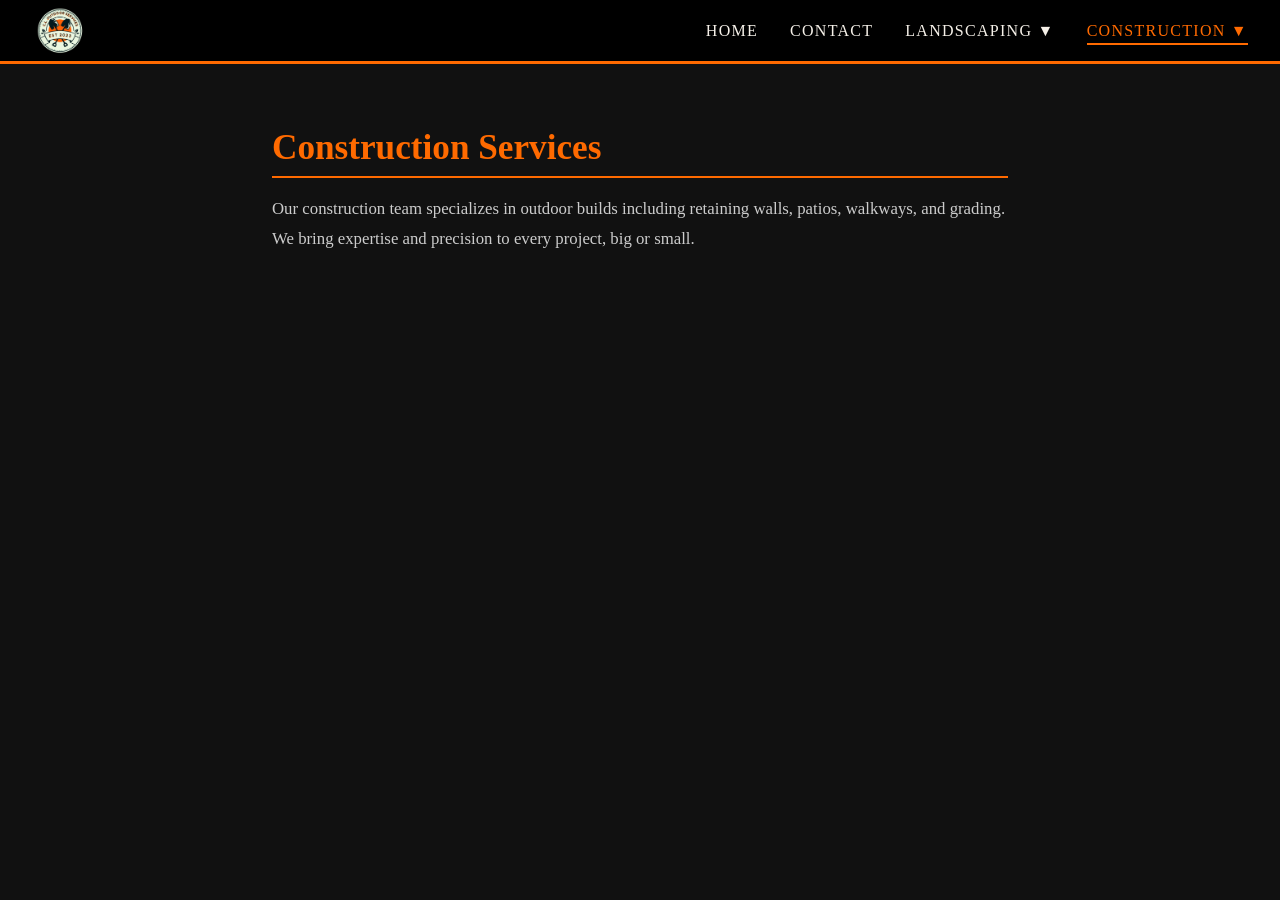
<file: construction.html>
<!DOCTYPE html>
<html lang="en">
<head>
  <meta charset="UTF-8" />
  <meta name="viewport" content="width=device-width, initial-scale=1.0" />
  <title>Construction | C.L. Outdoor Services</title>
  <link rel="stylesheet" href="styles.css" />
</head>
<body>
  <nav class="navbar">
    <div class="nav-brand"><img src="Logo.png" alt="C.L. Outdoor Services" /></div>
    <button class="nav-toggle" aria-label="Toggle navigation"><span></span><span></span><span></span></button>
    <ul class="nav-links">
      <li><a href="index.html">Home</a></li>
      <li><a href="contact.html">Contact</a></li>
      <li class="dropdown">
        <a href="javascript:void(0)">Landscaping &#9660;</a>
        <ul class="dropdown-menu">
          <li><a href="landscaping/lawn-maintenance.html">Lawn Maintenance</a></li>
          <li><a href="landscaping/mulching.html">Mulching</a></li>
          <li><a href="landscaping/cleanups.html">Spring / Fall Clean Ups</a></li>
          <li><a href="landscaping/extra-lawn-care.html">Extra Lawn Care</a></li>
          <li><a href="landscaping/pruning.html">Pruning</a></li>
          <li><a href="landscaping/snow-removal.html">Snow Removal</a></li>
        </ul>
      </li>
      <li class="dropdown">
        <a href="javascript:void(0)" class="active">Construction &#9660;</a>
        <ul class="dropdown-menu">
          <li><a href="construction/hardscape.html">Hardscape</a></li>
          <li><a href="construction/excavation.html">Excavation</a></li>
          <li><a href="construction/lawn-install.html">Lawn Install</a></li>
          <li><a href="construction/flat-work.html">Flat Work</a></li>
          <li><a href="construction/demolition.html">Demolition</a></li>
        </ul>
      </li>
    </ul>
  </nav>

  <main class="page-content">
    <h1>Construction Services</h1>
    <p>Our construction team specializes in outdoor builds including retaining walls, patios, walkways, and grading. We bring expertise and precision to every project, big or small.</p>
  </main>
  <script>
    document.querySelectorAll('.dropdown > a').forEach(function(toggle) {
      toggle.addEventListener('click', function() {
        var parent = this.closest('.dropdown');
        var isOpen = parent.classList.contains('open');
        document.querySelectorAll('.dropdown').forEach(function(d) { d.classList.remove('open'); });
        if (!isOpen) parent.classList.add('open');
      });
    });
    document.addEventListener('click', function(e) {
      if (!e.target.closest('.dropdown') && !e.target.closest('.nav-toggle')) {
        document.querySelectorAll('.dropdown').forEach(function(d) { d.classList.remove('open'); });
      }
      if (!e.target.closest('.navbar')) {
        document.querySelector('.nav-links').classList.remove('nav-open');
      }
    });
    document.querySelector('.nav-toggle').addEventListener('click', function() {
      document.querySelector('.nav-links').classList.toggle('nav-open');
    });
  </script>
</body>
</html>
</file>
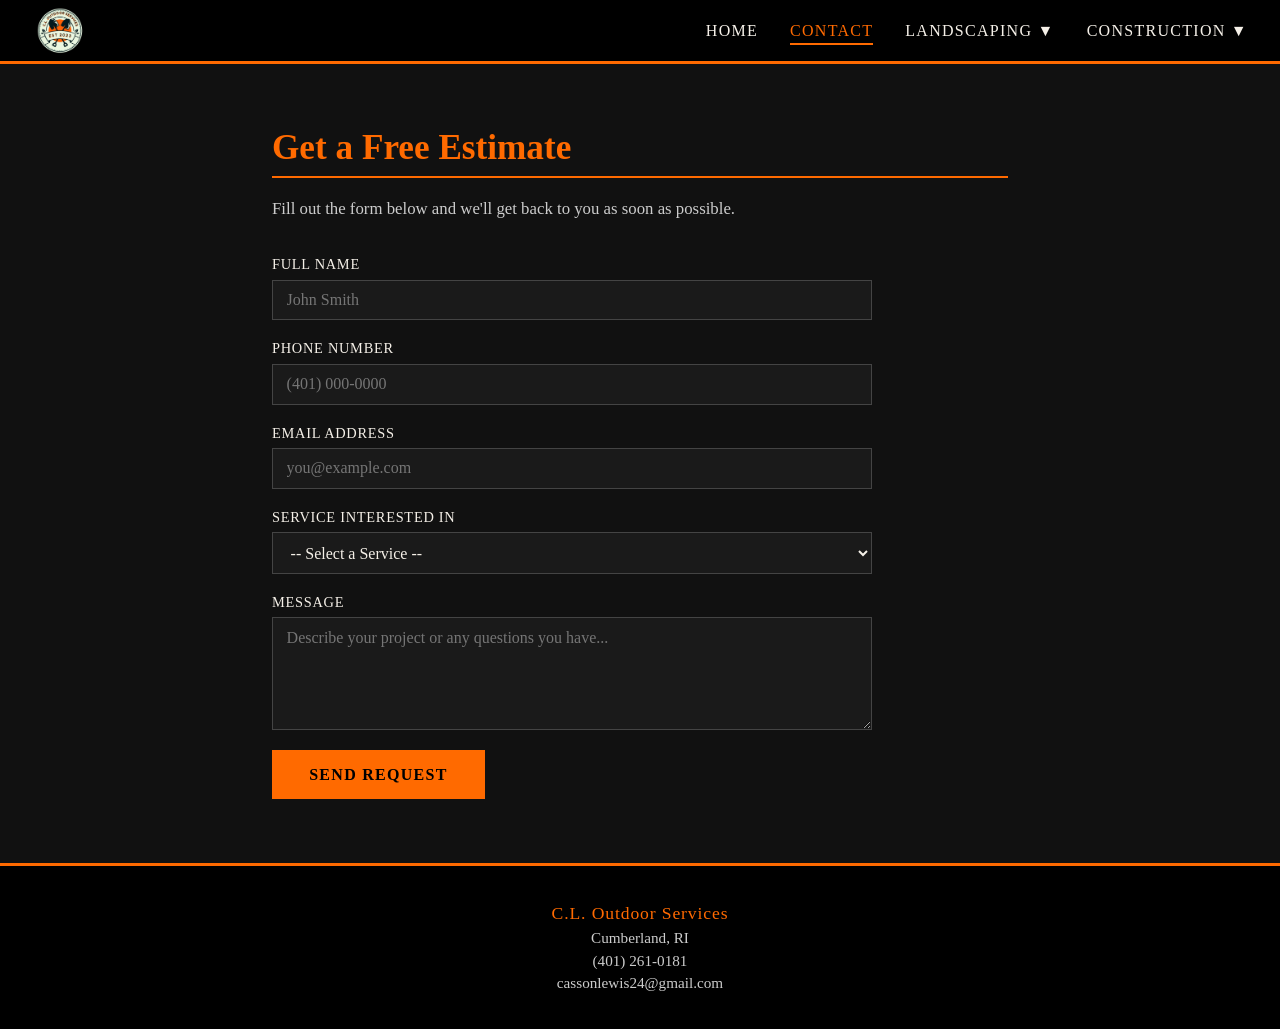
<file: contact.html>
<!DOCTYPE html>
<html lang="en">
<head>
  <meta charset="UTF-8" />
  <meta name="viewport" content="width=device-width, initial-scale=1.0" />
  <title>Contact | C.L. Outdoor Services � Cumberland, RI</title>
  <meta name="description" content="Request a free estimate from C.L. Outdoor Services in Cumberland, RI. We offer landscaping and construction services for residential and commercial properties." />
  <meta name="robots" content="index, follow" />
  <link rel="stylesheet" href="styles.css" />
</head>
<body>
  <nav class="navbar">
    <div class="nav-brand"><img src="Logo.png" alt="C.L. Outdoor Services" /></div>
    <button class="nav-toggle" aria-label="Toggle navigation"><span></span><span></span><span></span></button>
    <ul class="nav-links">
      <li><a href="index.html">Home</a></li>
      <li><a href="contact.html" class="active">Contact</a></li>
      <li class="dropdown">
        <a href="javascript:void(0)">Landscaping &#9660;</a>
        <ul class="dropdown-menu">
          <li><a href="landscaping/lawn-maintenance.html">Lawn Maintenance</a></li>
          <li><a href="landscaping/mulching.html">Mulching</a></li>
          <li><a href="landscaping/cleanups.html">Spring / Fall Clean Ups</a></li>
          <li><a href="landscaping/extra-lawn-care.html">Extra Lawn Care</a></li>
          <li><a href="landscaping/pruning.html">Pruning</a></li>
          <li><a href="landscaping/snow-removal.html">Snow Removal</a></li>
        </ul>
      </li>
      <li class="dropdown">
        <a href="javascript:void(0)">Construction &#9660;</a>
        <ul class="dropdown-menu">
          <li><a href="construction/hardscape.html">Hardscape</a></li>
          <li><a href="construction/excavation.html">Excavation</a></li>
          <li><a href="construction/lawn-install.html">Lawn Install</a></li>
          <li><a href="construction/flat-work.html">Flat Work</a></li>
          <li><a href="construction/demolition.html">Demolition</a></li>
        </ul>
      </li>
    </ul>
  </nav>

  <main class="page-content">
    <h1>Get a Free Estimate</h1>
    <p>Fill out the form below and we'll get back to you as soon as possible.</p>

    <form class="contact-form" action="https://formspree.io/f/mjgpdgao" method="POST">
      <div class="form-group">
        <label for="name">Full Name</label>
        <input type="text" id="name" name="name" placeholder="John Smith" required />
      </div>
      <div class="form-group">
        <label for="phone">Phone Number</label>
        <input type="tel" id="phone" name="phone" placeholder="(401) 000-0000" />
      </div>
      <div class="form-group">
        <label for="email">Email Address</label>
        <input type="email" id="email" name="email" placeholder="you@example.com" required />
      </div>
      <div class="form-group">
        <label for="service">Service Interested In</label>
        <select id="service" name="service">
          <option value="">-- Select a Service --</option>
          <optgroup label="Landscaping">
            <option value="Lawn Maintenance">Lawn Maintenance</option>
            <option value="Mulching">Mulching</option>
            <option value="Spring / Fall Clean Up">Spring / Fall Clean Up</option>
            <option value="Extra Lawn Care">Extra Lawn Care</option>
            <option value="Pruning">Pruning</option>
          </optgroup>
          <optgroup label="Construction">
            <option value="Hardscape">Hardscape</option>
            <option value="Excavation">Excavation</option>
            <option value="Lawn Install">Lawn Install</option>
            <option value="Flat Work">Flat Work</option>
            <option value="Demolition">Demolition</option>
          </optgroup>
        </select>
      </div>
      <div class="form-group">
        <label for="message">Message</label>
        <textarea id="message" name="message" rows="5" placeholder="Describe your project or any questions you have..."></textarea>
      </div>
      <button type="submit" class="btn-submit">Send Request</button>
    </form>
  </main>

  <footer class="site-footer">
    <div class="footer-content">
      <p class="footer-brand">C.L. Outdoor Services</p>
      <p>Cumberland, RI</p>
      <p><a href="tel:4012610181">(401) 261-0181</a></p>
      <p><a href="mailto:cassonlewis24@gmail.com">cassonlewis24@gmail.com</a></p>
    </div>
  </footer>

  <script>
    document.querySelectorAll('.dropdown > a').forEach(function(toggle) {
      toggle.addEventListener('click', function() {
        var parent = this.closest('.dropdown');
        var isOpen = parent.classList.contains('open');
        document.querySelectorAll('.dropdown').forEach(function(d) { d.classList.remove('open'); });
        if (!isOpen) parent.classList.add('open');
      });
    });
    document.addEventListener('click', function(e) {
      if (!e.target.closest('.dropdown') && !e.target.closest('.nav-toggle')) {
        document.querySelectorAll('.dropdown').forEach(function(d) { d.classList.remove('open'); });
      }
      if (!e.target.closest('.navbar')) {
        document.querySelector('.nav-links').classList.remove('nav-open');
      }
    });
    document.querySelector('.nav-toggle').addEventListener('click', function() {
      document.querySelector('.nav-links').classList.toggle('nav-open');
    });
  </script>
</body>
</html>
</file>
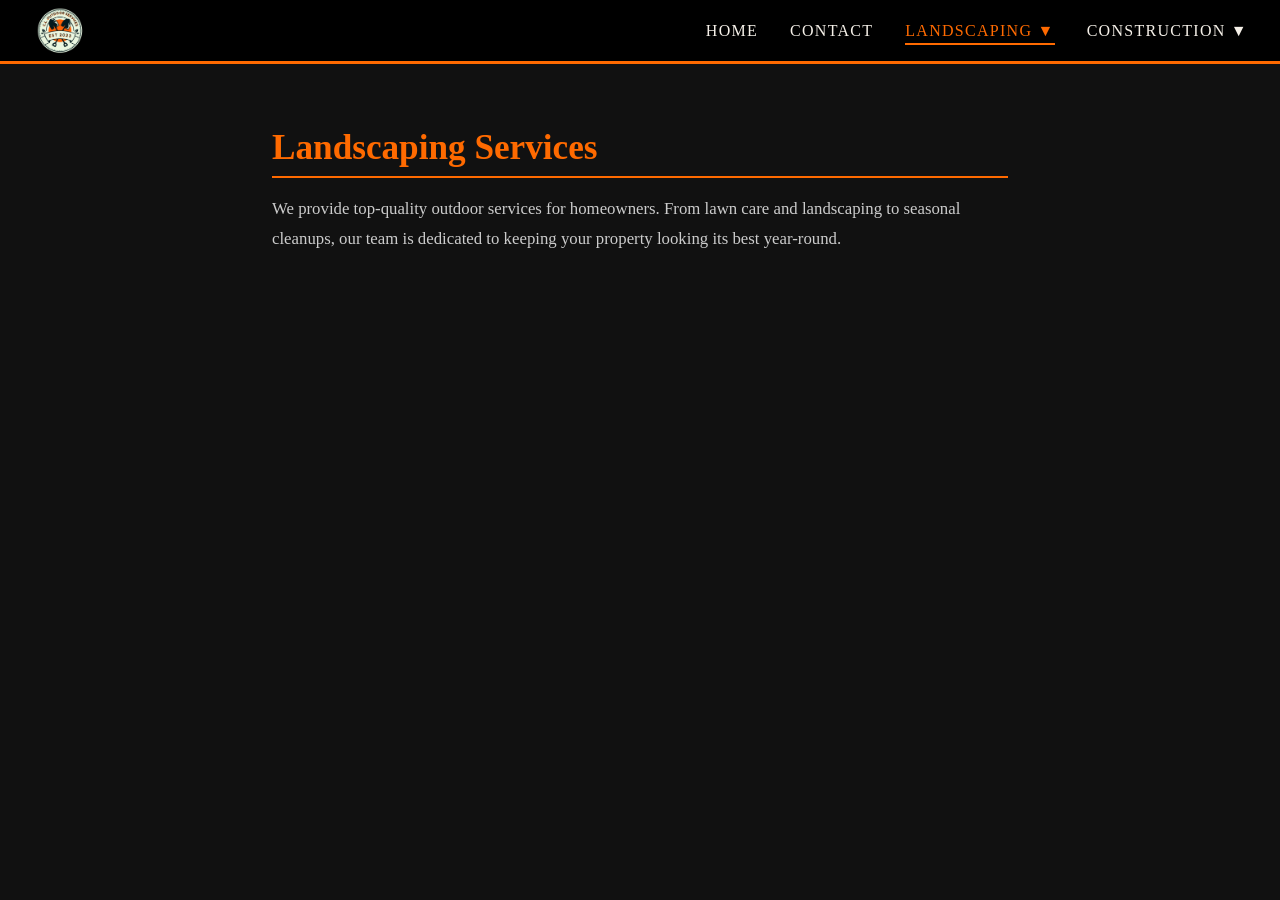
<file: residential.html>
<!DOCTYPE html>
<html lang="en">
<head>
  <meta charset="UTF-8" />
  <meta name="viewport" content="width=device-width, initial-scale=1.0" />
  <title>Landscaping | C.L. Outdoor Services</title>
  <link rel="stylesheet" href="styles.css" />
</head>
<body>
  <nav class="navbar">
    <div class="nav-brand"><img src="Logo.png" alt="C.L. Outdoor Services" /></div>
    <button class="nav-toggle" aria-label="Toggle navigation"><span></span><span></span><span></span></button>
    <ul class="nav-links">
      <li><a href="index.html">Home</a></li>
      <li><a href="contact.html">Contact</a></li>
      <li class="dropdown">
        <a href="javascript:void(0)" class="active">Landscaping &#9660;</a>
        <ul class="dropdown-menu">
          <li><a href="landscaping/lawn-maintenance.html">Lawn Maintenance</a></li>
          <li><a href="landscaping/mulching.html">Mulching</a></li>
          <li><a href="landscaping/cleanups.html">Spring / Fall Clean Ups</a></li>
          <li><a href="landscaping/extra-lawn-care.html">Extra Lawn Care</a></li>
          <li><a href="landscaping/pruning.html">Pruning</a></li>
          <li><a href="landscaping/snow-removal.html">Snow Removal</a></li>
        </ul>
      </li>
      <li class="dropdown">
        <a href="javascript:void(0)">Construction &#9660;</a>
        <ul class="dropdown-menu">
          <li><a href="construction/hardscape.html">Hardscape</a></li>
          <li><a href="construction/excavation.html">Excavation</a></li>
          <li><a href="construction/lawn-install.html">Lawn Install</a></li>
          <li><a href="construction/flat-work.html">Flat Work</a></li>
          <li><a href="construction/demolition.html">Demolition</a></li>
        </ul>
      </li>
    </ul>
  </nav>

  <main class="page-content">
    <h1>Landscaping Services</h1>
    <p>We provide top-quality outdoor services for homeowners. From lawn care and landscaping to seasonal cleanups, our team is dedicated to keeping your property looking its best year-round.</p>
  </main>
  <script>
    document.querySelectorAll('.dropdown > a').forEach(function(toggle) {
      toggle.addEventListener('click', function() {
        var parent = this.closest('.dropdown');
        var isOpen = parent.classList.contains('open');
        document.querySelectorAll('.dropdown').forEach(function(d) { d.classList.remove('open'); });
        if (!isOpen) parent.classList.add('open');
      });
    });
    document.addEventListener('click', function(e) {
      if (!e.target.closest('.dropdown') && !e.target.closest('.nav-toggle')) {
        document.querySelectorAll('.dropdown').forEach(function(d) { d.classList.remove('open'); });
      }
      if (!e.target.closest('.navbar')) {
        document.querySelector('.nav-links').classList.remove('nav-open');
      }
    });
    document.querySelector('.nav-toggle').addEventListener('click', function() {
      document.querySelector('.nav-links').classList.toggle('nav-open');
    });
  </script>
</body>
</html>
</file>
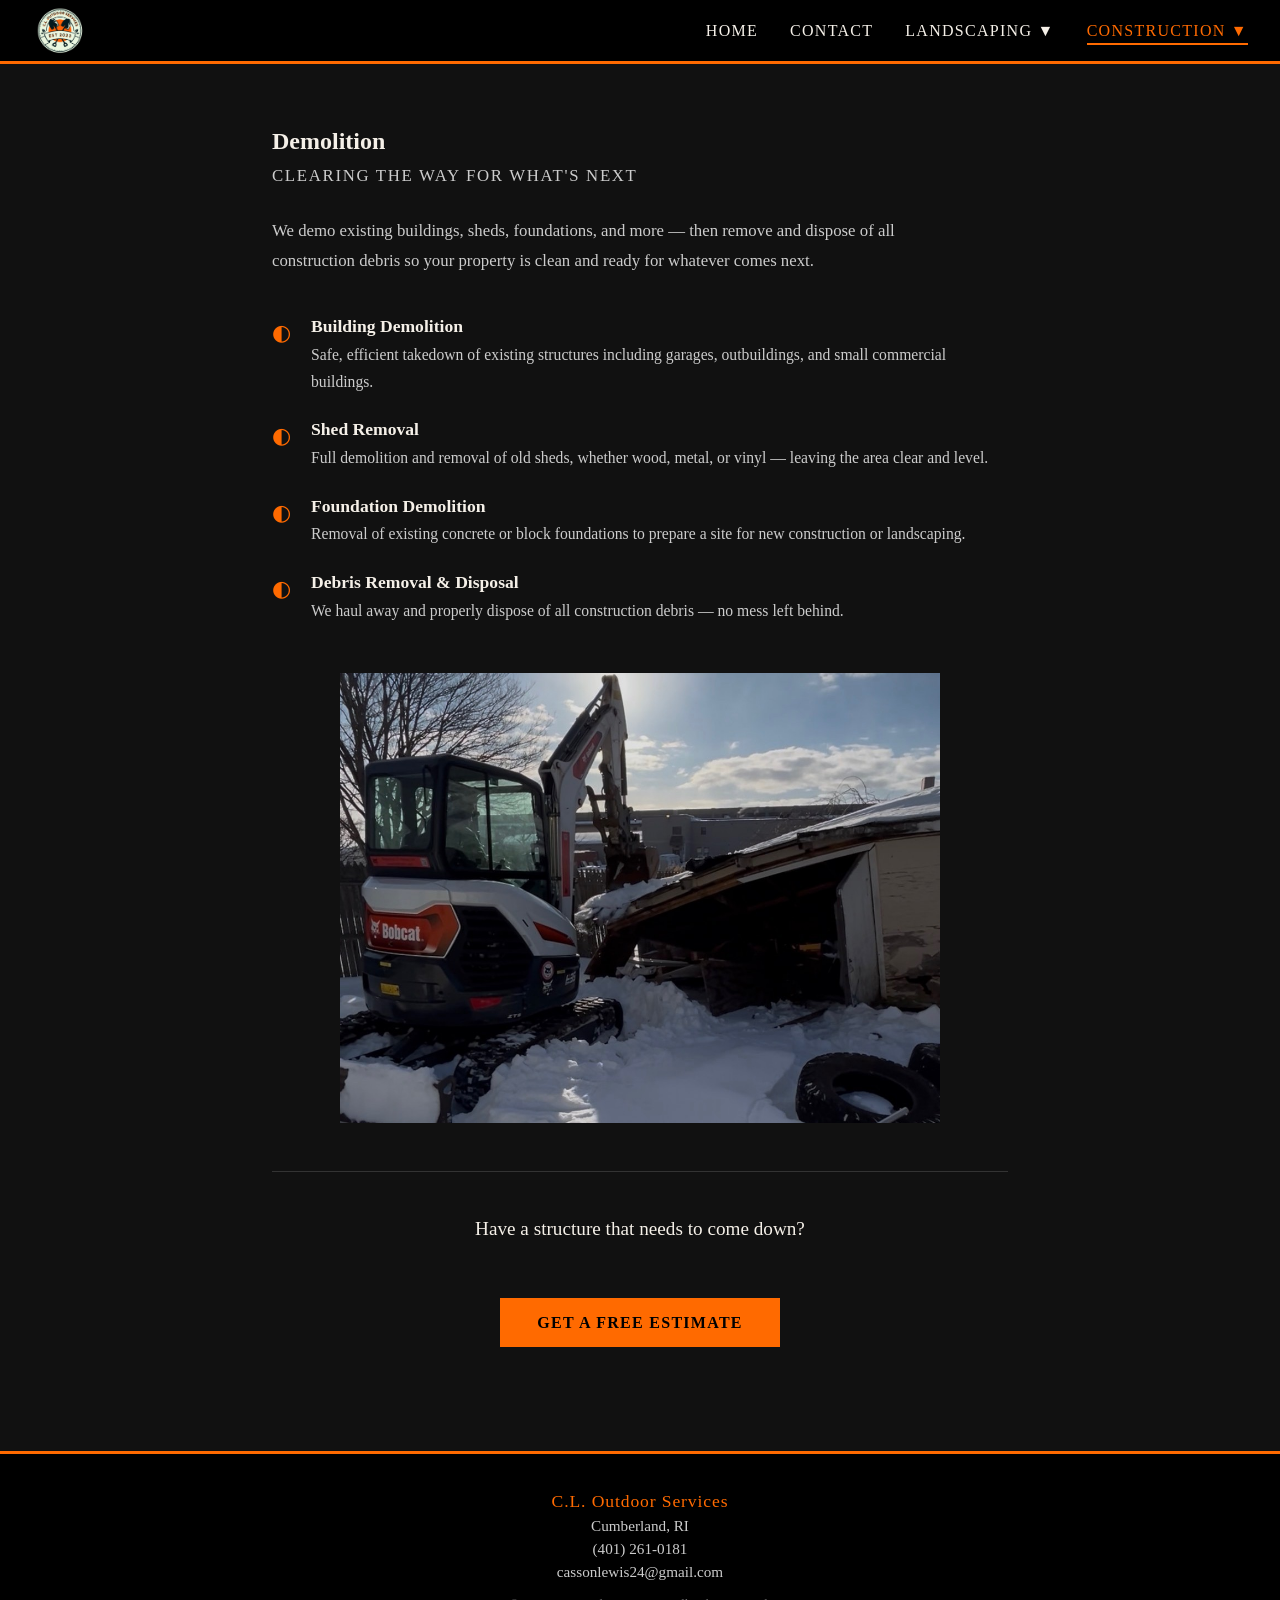
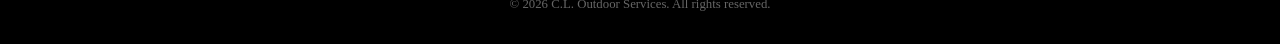
<file: construction/demolition.html>
﻿<!DOCTYPE html>
<html lang="en">
<head>
  <meta charset="UTF-8" />
  <meta name="viewport" content="width=device-width, initial-scale=1.0" />
  <title>Demolition | C.L. Outdoor Services – Cumberland, RI</title>
  <meta name="description" content="Professional demolition services in Cumberland, RI including removal of buildings, sheds, foundations, and full debris disposal by C.L. Outdoor Services." />
  <meta name="robots" content="index, follow" />
  <link rel="stylesheet" href="../styles.css" />
</head>
<body>
  <nav class="navbar">
    <div class="nav-brand"><img src="../Logo.png" alt="C.L. Outdoor Services" /></div>
    <button class="nav-toggle" aria-label="Toggle navigation"><span></span><span></span><span></span></button>
    <ul class="nav-links">
      <li><a href="../index.html">Home</a></li>
      <li><a href="../contact.html">Contact</a></li>
      <li class="dropdown">
        <a href="javascript:void(0)">Landscaping &#9660;</a>
        <ul class="dropdown-menu">
          <li><a href="../landscaping/lawn-maintenance.html">Lawn Maintenance</a></li>
          <li><a href="../landscaping/mulching.html">Mulching</a></li>
          <li><a href="../landscaping/cleanups.html">Spring / Fall Clean Ups</a></li>
          <li><a href="../landscaping/extra-lawn-care.html">Extra Lawn Care</a></li>
          <li><a href="../landscaping/pruning.html">Pruning</a></li>
          <li><a href="../landscaping/snow-removal.html">Snow Removal</a></li>
        </ul>
      </li>
      <li class="dropdown">
        <a href="javascript:void(0)" class="active">Construction &#9660;</a>
        <ul class="dropdown-menu">
          <li><a href="hardscape.html">Hardscape</a></li>
          <li><a href="excavation.html">Excavation</a></li>
          <li><a href="lawn-install.html">Lawn Install</a></li>
          <li><a href="flat-work.html">Flat Work</a></li>
          <li><a href="demolition.html" class="active">Demolition</a></li>
        </ul>
      </li>
    </ul>
  </nav>

  <main class="page-content">
    <div class="service-header">
      <h2>Demolition</h2>
      <p class="service-subtitle">Clearing the Way for What's Next</p>
    </div>

    <p class="service-description">We demo existing buildings, sheds, foundations, and more — then remove and dispose of all construction debris so your property is clean and ready for whatever comes next.</p>

    <div class="service-features">
      <div class="feature-item">
        <span class="feature-icon">&#9680;</span>
        <div>
          <h3>Building Demolition</h3>
          <p>Safe, efficient takedown of existing structures including garages, outbuildings, and small commercial buildings.</p>
        </div>
      </div>
      <div class="feature-item">
        <span class="feature-icon">&#9680;</span>
        <div>
          <h3>Shed Removal</h3>
          <p>Full demolition and removal of old sheds, whether wood, metal, or vinyl — leaving the area clear and level.</p>
        </div>
      </div>
      <div class="feature-item">
        <span class="feature-icon">&#9680;</span>
        <div>
          <h3>Foundation Demolition</h3>
          <p>Removal of existing concrete or block foundations to prepare a site for new construction or landscaping.</p>
        </div>
      </div>
      <div class="feature-item">
        <span class="feature-icon">&#9680;</span>
        <div>
          <h3>Debris Removal & Disposal</h3>
          <p>We haul away and properly dispose of all construction debris — no mess left behind.</p>
        </div>
      </div>
    </div>

    <div class="service-gallery service-gallery--single">
      <div class="gallery-slot">
        <img src="./Demolition1.JPEG" alt="Demolition and debris removal in Cumberland RI" />
      </div>
    </div>

    <div class="service-cta">
      <p>Have a structure that needs to come down?</p>
      <a href="../contact.html" class="btn-estimate">Get a Free Estimate</a>
    </div>
  </main>

  <footer class="site-footer">
    <div class="footer-content">
      <p class="footer-brand">C.L. Outdoor Services</p>
      <p>Cumberland, RI</p>
      <p><a href="tel:4012610181">(401) 261-0181</a></p>
      <p><a href="mailto:cassonlewis24@gmail.com">cassonlewis24@gmail.com</a></p>
    </div>
    <p class="footer-copy">&copy; 2026 C.L. Outdoor Services. All rights reserved.</p>
  </footer>

  <script>
    document.querySelectorAll('.dropdown > a').forEach(function(toggle) {
      toggle.addEventListener('click', function() {
        var parent = this.closest('.dropdown');
        var isOpen = parent.classList.contains('open');
        document.querySelectorAll('.dropdown').forEach(function(d) { d.classList.remove('open'); });
        if (!isOpen) parent.classList.add('open');
      });
    });
    document.addEventListener('click', function(e) {
      if (!e.target.closest('.dropdown') && !e.target.closest('.nav-toggle')) {
        document.querySelectorAll('.dropdown').forEach(function(d) { d.classList.remove('open'); });
      }
      if (!e.target.closest('.navbar')) {
        document.querySelector('.nav-links').classList.remove('nav-open');
      }
    });
    document.querySelector('.nav-toggle').addEventListener('click', function() {
      document.querySelector('.nav-links').classList.toggle('nav-open');
    });
  </script>
</body>
</html>
</file>
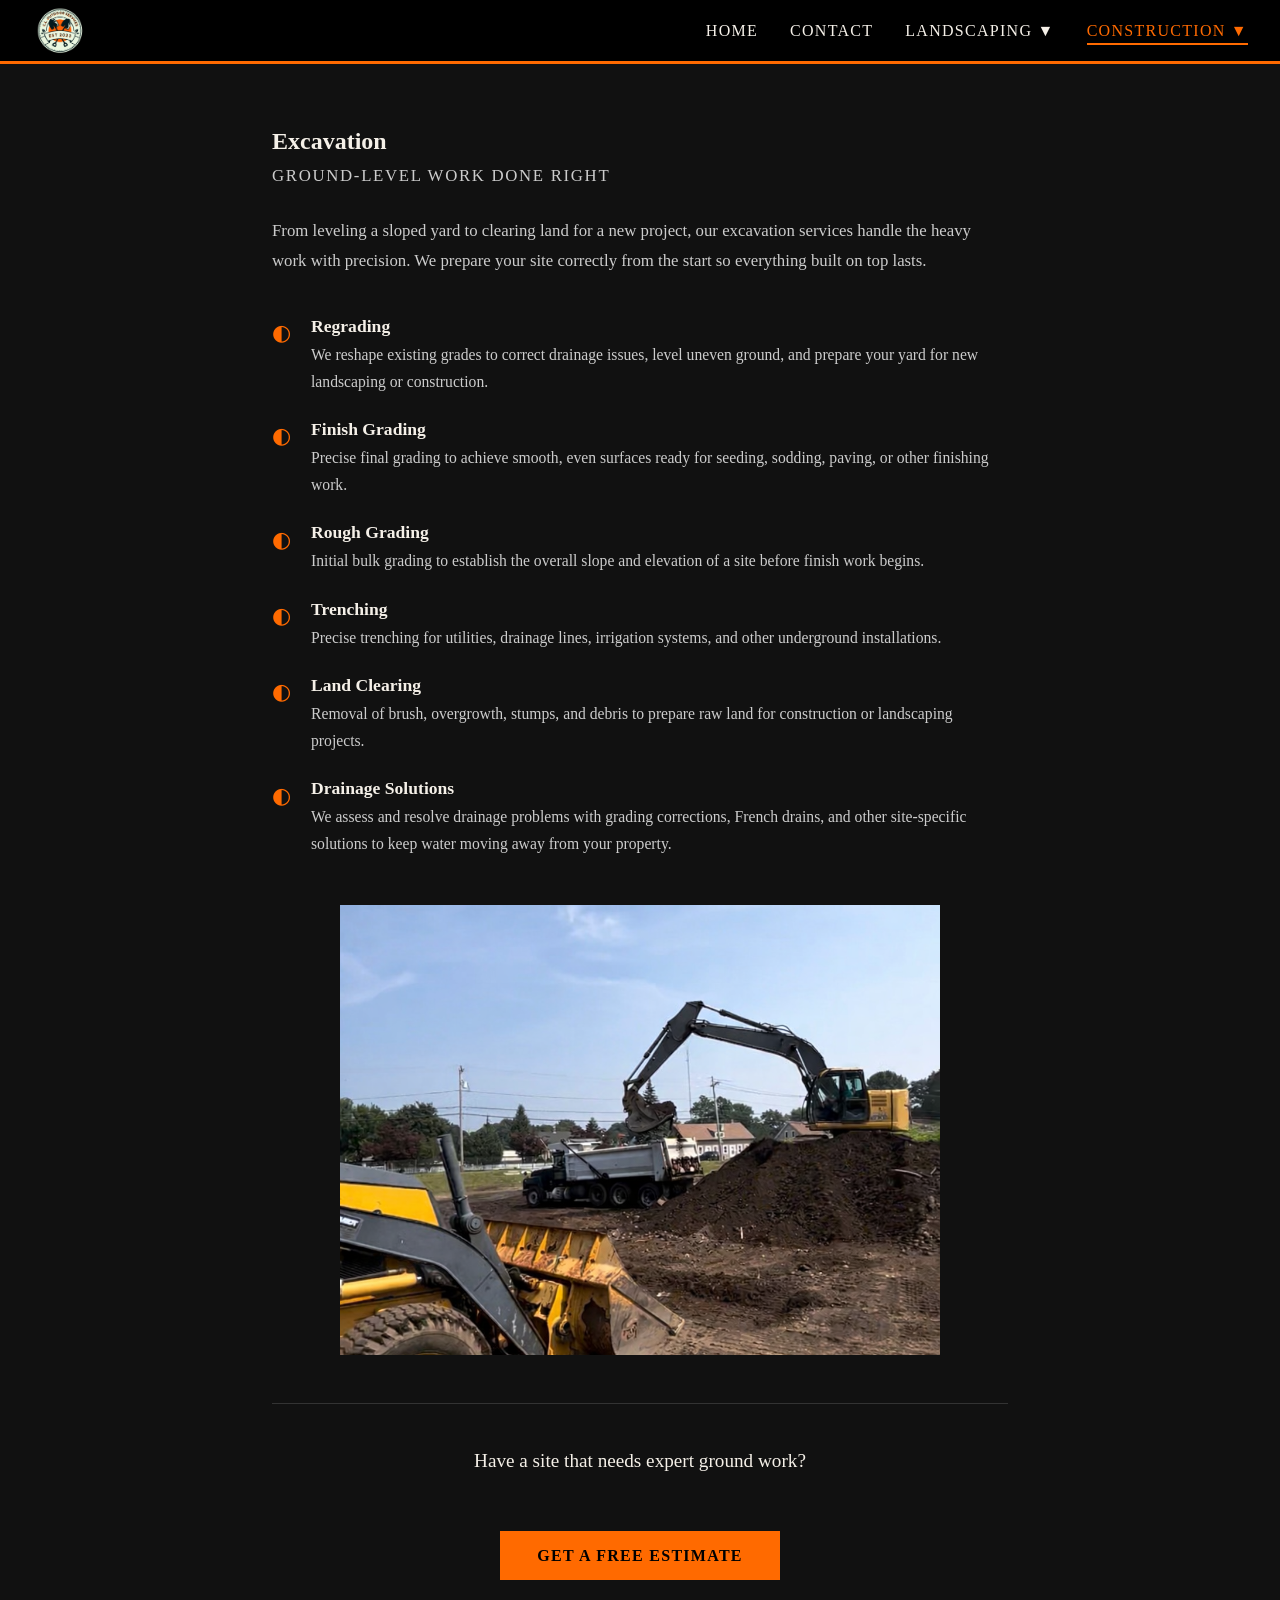
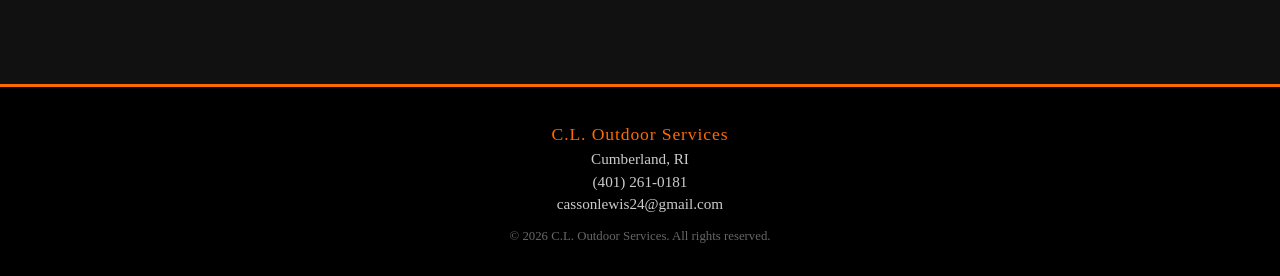
<file: construction/excavation.html>
﻿<!DOCTYPE html>
<html lang="en">
<head>
  <meta charset="UTF-8" />
  <meta name="viewport" content="width=device-width, initial-scale=1.0" />
  <title>Excavation | C.L. Outdoor Services – Cumberland, RI</title>
  <meta name="description" content="Professional excavation services in Cumberland, RI including regrading, trenching, land clearing, and drainage solutions by C.L. Outdoor Services." />
  <meta name="robots" content="index, follow" />
  <link rel="stylesheet" href="../styles.css" />
</head>
<body>
  <nav class="navbar">
    <div class="nav-brand"><img src="../Logo.png" alt="C.L. Outdoor Services" /></div>
    <button class="nav-toggle" aria-label="Toggle navigation"><span></span><span></span><span></span></button>
    <ul class="nav-links">
      <li><a href="../index.html">Home</a></li>
      <li><a href="../contact.html">Contact</a></li>
      <li class="dropdown">
        <a href="javascript:void(0)">Landscaping &#9660;</a>
        <ul class="dropdown-menu">
          <li><a href="../landscaping/lawn-maintenance.html">Lawn Maintenance</a></li>
          <li><a href="../landscaping/mulching.html">Mulching</a></li>
          <li><a href="../landscaping/cleanups.html">Spring / Fall Clean Ups</a></li>
          <li><a href="../landscaping/extra-lawn-care.html">Extra Lawn Care</a></li>
          <li><a href="../landscaping/pruning.html">Pruning</a></li>
          <li><a href="../landscaping/snow-removal.html">Snow Removal</a></li>
        </ul>
      </li>
      <li class="dropdown">
        <a href="javascript:void(0)" class="active">Construction &#9660;</a>
        <ul class="dropdown-menu">
          <li><a href="hardscape.html">Hardscape</a></li>
          <li><a href="excavation.html" class="active">Excavation</a></li>
          <li><a href="lawn-install.html">Lawn Install</a></li>
          <li><a href="flat-work.html">Flat Work</a></li>
          <li><a href="demolition.html">Demolition</a></li>
        </ul>
      </li>
    </ul>
  </nav>

  <main class="page-content">
    <div class="service-header">
      <h2>Excavation</h2>
      <p class="service-subtitle">Ground-Level Work Done Right</p>
    </div>

    <p class="service-description">From leveling a sloped yard to clearing land for a new project, our excavation services handle the heavy work with precision. We prepare your site correctly from the start so everything built on top lasts.</p>

    <div class="service-features">
      <div class="feature-item">
        <span class="feature-icon">&#9680;</span>
        <div>
          <h3>Regrading</h3>
          <p>We reshape existing grades to correct drainage issues, level uneven ground, and prepare your yard for new landscaping or construction.</p>
        </div>
      </div>
      <div class="feature-item">
        <span class="feature-icon">&#9680;</span>
        <div>
          <h3>Finish Grading</h3>
          <p>Precise final grading to achieve smooth, even surfaces ready for seeding, sodding, paving, or other finishing work.</p>
        </div>
      </div>
      <div class="feature-item">
        <span class="feature-icon">&#9680;</span>
        <div>
          <h3>Rough Grading</h3>
          <p>Initial bulk grading to establish the overall slope and elevation of a site before finish work begins.</p>
        </div>
      </div>
      <div class="feature-item">
        <span class="feature-icon">&#9680;</span>
        <div>
          <h3>Trenching</h3>
          <p>Precise trenching for utilities, drainage lines, irrigation systems, and other underground installations.</p>
        </div>
      </div>
      <div class="feature-item">
        <span class="feature-icon">&#9680;</span>
        <div>
          <h3>Land Clearing</h3>
          <p>Removal of brush, overgrowth, stumps, and debris to prepare raw land for construction or landscaping projects.</p>
        </div>
      </div>
      <div class="feature-item">
        <span class="feature-icon">&#9680;</span>
        <div>
          <h3>Drainage Solutions</h3>
          <p>We assess and resolve drainage problems with grading corrections, French drains, and other site-specific solutions to keep water moving away from your property.</p>
        </div>
      </div>
    </div>

    <div class="service-gallery service-gallery--single">
      <div class="gallery-slot">
        <img src="./Excavation1.png" alt="Excavation and grading in Cumberland RI" />
      </div>
    </div>

    <div class="service-cta">
      <p>Have a site that needs expert ground work?</p>
      <a href="../contact.html" class="btn-estimate">Get a Free Estimate</a>
    </div>
  </main>

  <footer class="site-footer">
    <div class="footer-content">
      <p class="footer-brand">C.L. Outdoor Services</p>
      <p>Cumberland, RI</p>
      <p><a href="tel:4012610181">(401) 261-0181</a></p>
      <p><a href="mailto:cassonlewis24@gmail.com">cassonlewis24@gmail.com</a></p>
    </div>
    <p class="footer-copy">&copy; 2026 C.L. Outdoor Services. All rights reserved.</p>
  </footer>

  <script>
    document.querySelectorAll('.dropdown > a').forEach(function(toggle) {
      toggle.addEventListener('click', function() {
        var parent = this.closest('.dropdown');
        var isOpen = parent.classList.contains('open');
        document.querySelectorAll('.dropdown').forEach(function(d) { d.classList.remove('open'); });
        if (!isOpen) parent.classList.add('open');
      });
    });
    document.addEventListener('click', function(e) {
      if (!e.target.closest('.dropdown') && !e.target.closest('.nav-toggle')) {
        document.querySelectorAll('.dropdown').forEach(function(d) { d.classList.remove('open'); });
      }
      if (!e.target.closest('.navbar')) {
        document.querySelector('.nav-links').classList.remove('nav-open');
      }
    });
    document.querySelector('.nav-toggle').addEventListener('click', function() {
      document.querySelector('.nav-links').classList.toggle('nav-open');
    });
  </script>
</body>
</html>
</file>
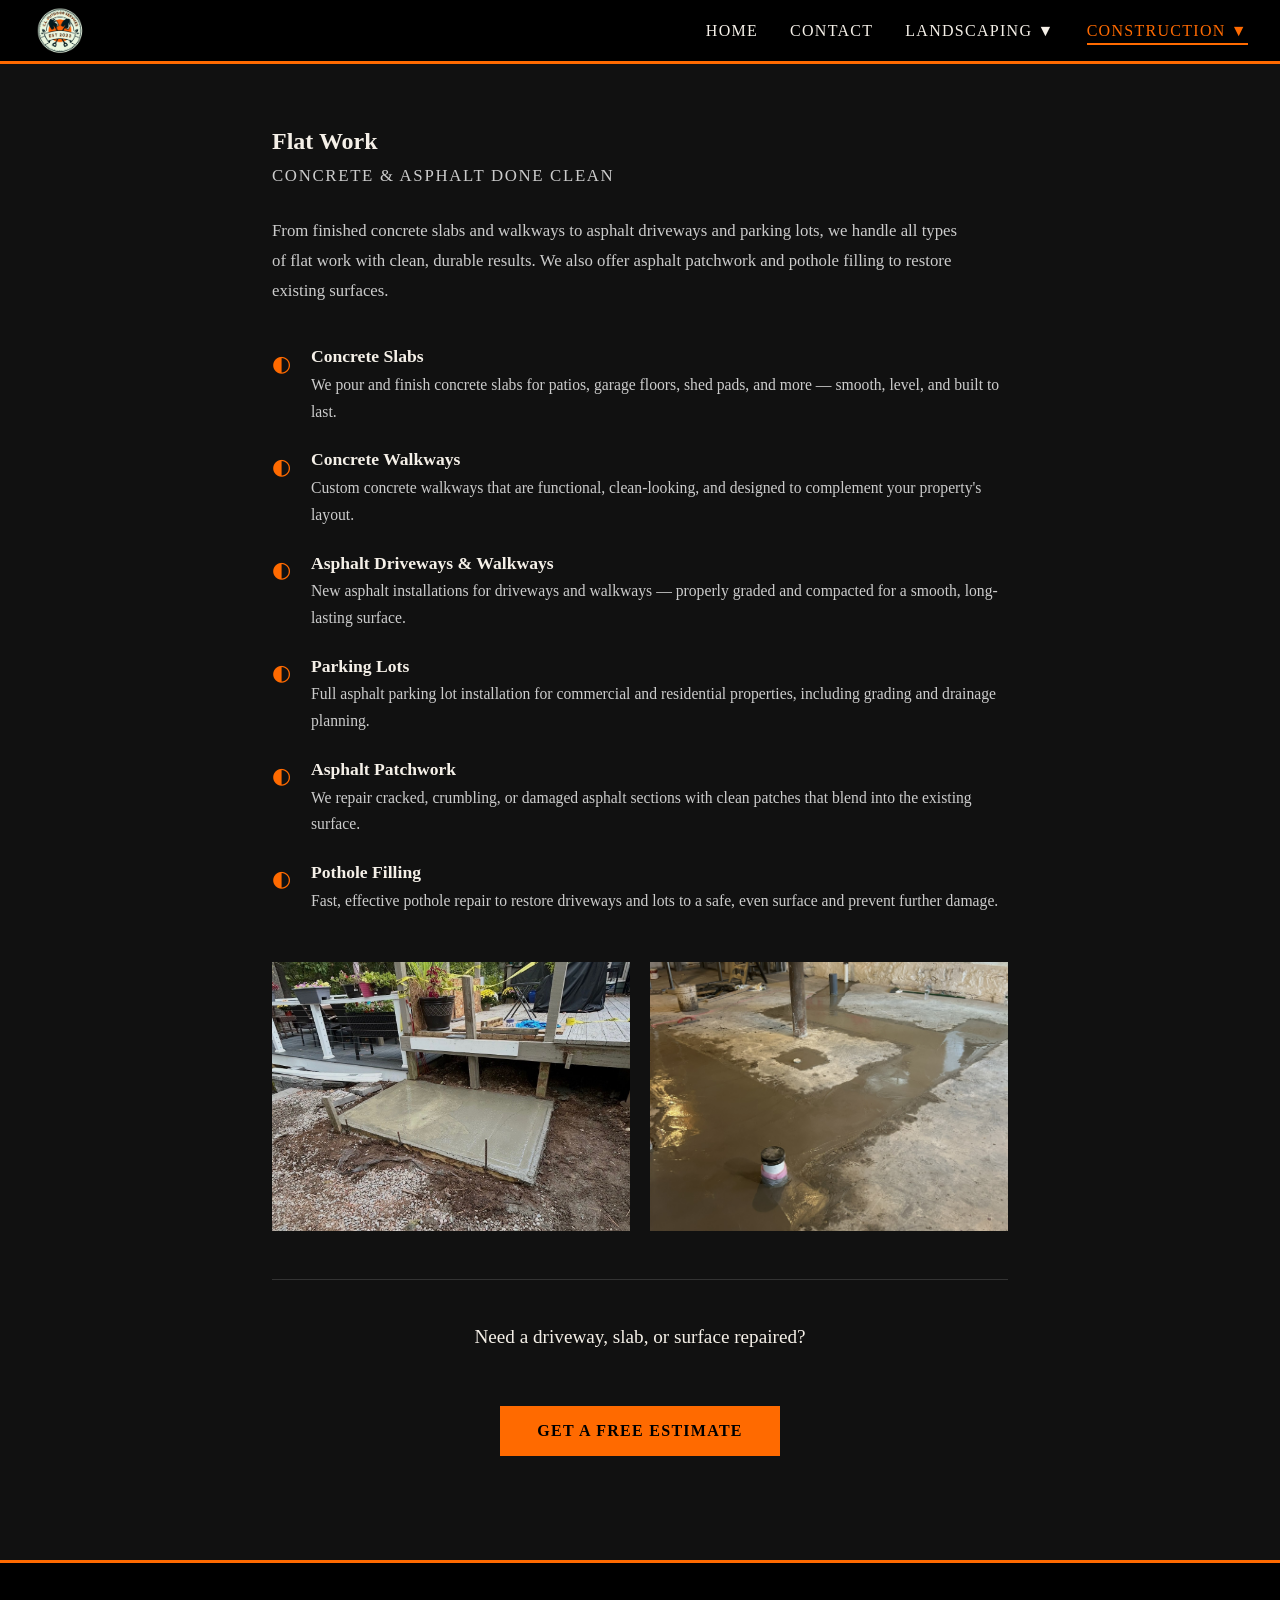
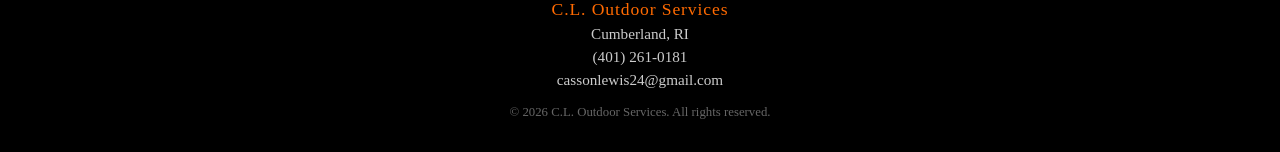
<file: construction/flat-work.html>
﻿<!DOCTYPE html>
<html lang="en">
<head>
  <meta charset="UTF-8" />
  <meta name="viewport" content="width=device-width, initial-scale=1.0" />
  <title>Flat Work | C.L. Outdoor Services – Cumberland, RI</title>
  <meta name="description" content="Professional concrete and asphalt flat work in Cumberland, RI including slabs, walkways, driveways, parking lots, and asphalt patchwork by C.L. Outdoor Services." />
  <meta name="robots" content="index, follow" />
  <link rel="stylesheet" href="../styles.css" />
</head>
<body>
  <nav class="navbar">
    <div class="nav-brand"><img src="../Logo.png" alt="C.L. Outdoor Services" /></div>
    <button class="nav-toggle" aria-label="Toggle navigation"><span></span><span></span><span></span></button>
    <ul class="nav-links">
      <li><a href="../index.html">Home</a></li>
      <li><a href="../contact.html">Contact</a></li>
      <li class="dropdown">
        <a href="javascript:void(0)">Landscaping &#9660;</a>
        <ul class="dropdown-menu">
          <li><a href="../landscaping/lawn-maintenance.html">Lawn Maintenance</a></li>
          <li><a href="../landscaping/mulching.html">Mulching</a></li>
          <li><a href="../landscaping/cleanups.html">Spring / Fall Clean Ups</a></li>
          <li><a href="../landscaping/extra-lawn-care.html">Extra Lawn Care</a></li>
          <li><a href="../landscaping/pruning.html">Pruning</a></li>
          <li><a href="../landscaping/snow-removal.html">Snow Removal</a></li>
        </ul>
      </li>
      <li class="dropdown">
        <a href="javascript:void(0)" class="active">Construction &#9660;</a>
        <ul class="dropdown-menu">
          <li><a href="hardscape.html">Hardscape</a></li>
          <li><a href="excavation.html">Excavation</a></li>
          <li><a href="lawn-install.html">Lawn Install</a></li>
          <li><a href="flat-work.html" class="active">Flat Work</a></li>
          <li><a href="demolition.html">Demolition</a></li>
        </ul>
      </li>
    </ul>
  </nav>

  <main class="page-content">
    <div class="service-header">
      <h2>Flat Work</h2>
      <p class="service-subtitle">Concrete & Asphalt Done Clean</p>
    </div>

    <p class="service-description">From finished concrete slabs and walkways to asphalt driveways and parking lots, we handle all types of flat work with clean, durable results. We also offer asphalt patchwork and pothole filling to restore existing surfaces.</p>

    <div class="service-features">
      <div class="feature-item">
        <span class="feature-icon">&#9680;</span>
        <div>
          <h3>Concrete Slabs</h3>
          <p>We pour and finish concrete slabs for patios, garage floors, shed pads, and more — smooth, level, and built to last.</p>
        </div>
      </div>
      <div class="feature-item">
        <span class="feature-icon">&#9680;</span>
        <div>
          <h3>Concrete Walkways</h3>
          <p>Custom concrete walkways that are functional, clean-looking, and designed to complement your property's layout.</p>
        </div>
      </div>
      <div class="feature-item">
        <span class="feature-icon">&#9680;</span>
        <div>
          <h3>Asphalt Driveways & Walkways</h3>
          <p>New asphalt installations for driveways and walkways — properly graded and compacted for a smooth, long-lasting surface.</p>
        </div>
      </div>
      <div class="feature-item">
        <span class="feature-icon">&#9680;</span>
        <div>
          <h3>Parking Lots</h3>
          <p>Full asphalt parking lot installation for commercial and residential properties, including grading and drainage planning.</p>
        </div>
      </div>
      <div class="feature-item">
        <span class="feature-icon">&#9680;</span>
        <div>
          <h3>Asphalt Patchwork</h3>
          <p>We repair cracked, crumbling, or damaged asphalt sections with clean patches that blend into the existing surface.</p>
        </div>
      </div>
      <div class="feature-item">
        <span class="feature-icon">&#9680;</span>
        <div>
          <h3>Pothole Filling</h3>
          <p>Fast, effective pothole repair to restore driveways and lots to a safe, even surface and prevent further damage.</p>
        </div>
      </div>
    </div>

    <div class="service-gallery">
      <div class="gallery-slot">
        <img src="./FlatWork1.JPEG" alt="Concrete slab and flat work in Cumberland RI" />
      </div>
      <div class="gallery-slot">
        <img src="./FlatWork2.jpg" alt="Asphalt driveway installation" />
      </div>
    </div>

    <div class="service-cta">
      <p>Need a driveway, slab, or surface repaired?</p>
      <a href="../contact.html" class="btn-estimate">Get a Free Estimate</a>
    </div>
  </main>

  <footer class="site-footer">
    <div class="footer-content">
      <p class="footer-brand">C.L. Outdoor Services</p>
      <p>Cumberland, RI</p>
      <p><a href="tel:4012610181">(401) 261-0181</a></p>
      <p><a href="mailto:cassonlewis24@gmail.com">cassonlewis24@gmail.com</a></p>
    </div>
    <p class="footer-copy">&copy; 2026 C.L. Outdoor Services. All rights reserved.</p>
  </footer>

  <script>
    document.querySelectorAll('.dropdown > a').forEach(function(toggle) {
      toggle.addEventListener('click', function() {
        var parent = this.closest('.dropdown');
        var isOpen = parent.classList.contains('open');
        document.querySelectorAll('.dropdown').forEach(function(d) { d.classList.remove('open'); });
        if (!isOpen) parent.classList.add('open');
      });
    });
    document.addEventListener('click', function(e) {
      if (!e.target.closest('.dropdown') && !e.target.closest('.nav-toggle')) {
        document.querySelectorAll('.dropdown').forEach(function(d) { d.classList.remove('open'); });
      }
      if (!e.target.closest('.navbar')) {
        document.querySelector('.nav-links').classList.remove('nav-open');
      }
    });
    document.querySelector('.nav-toggle').addEventListener('click', function() {
      document.querySelector('.nav-links').classList.toggle('nav-open');
    });
  </script>
</body>
</html>
</file>
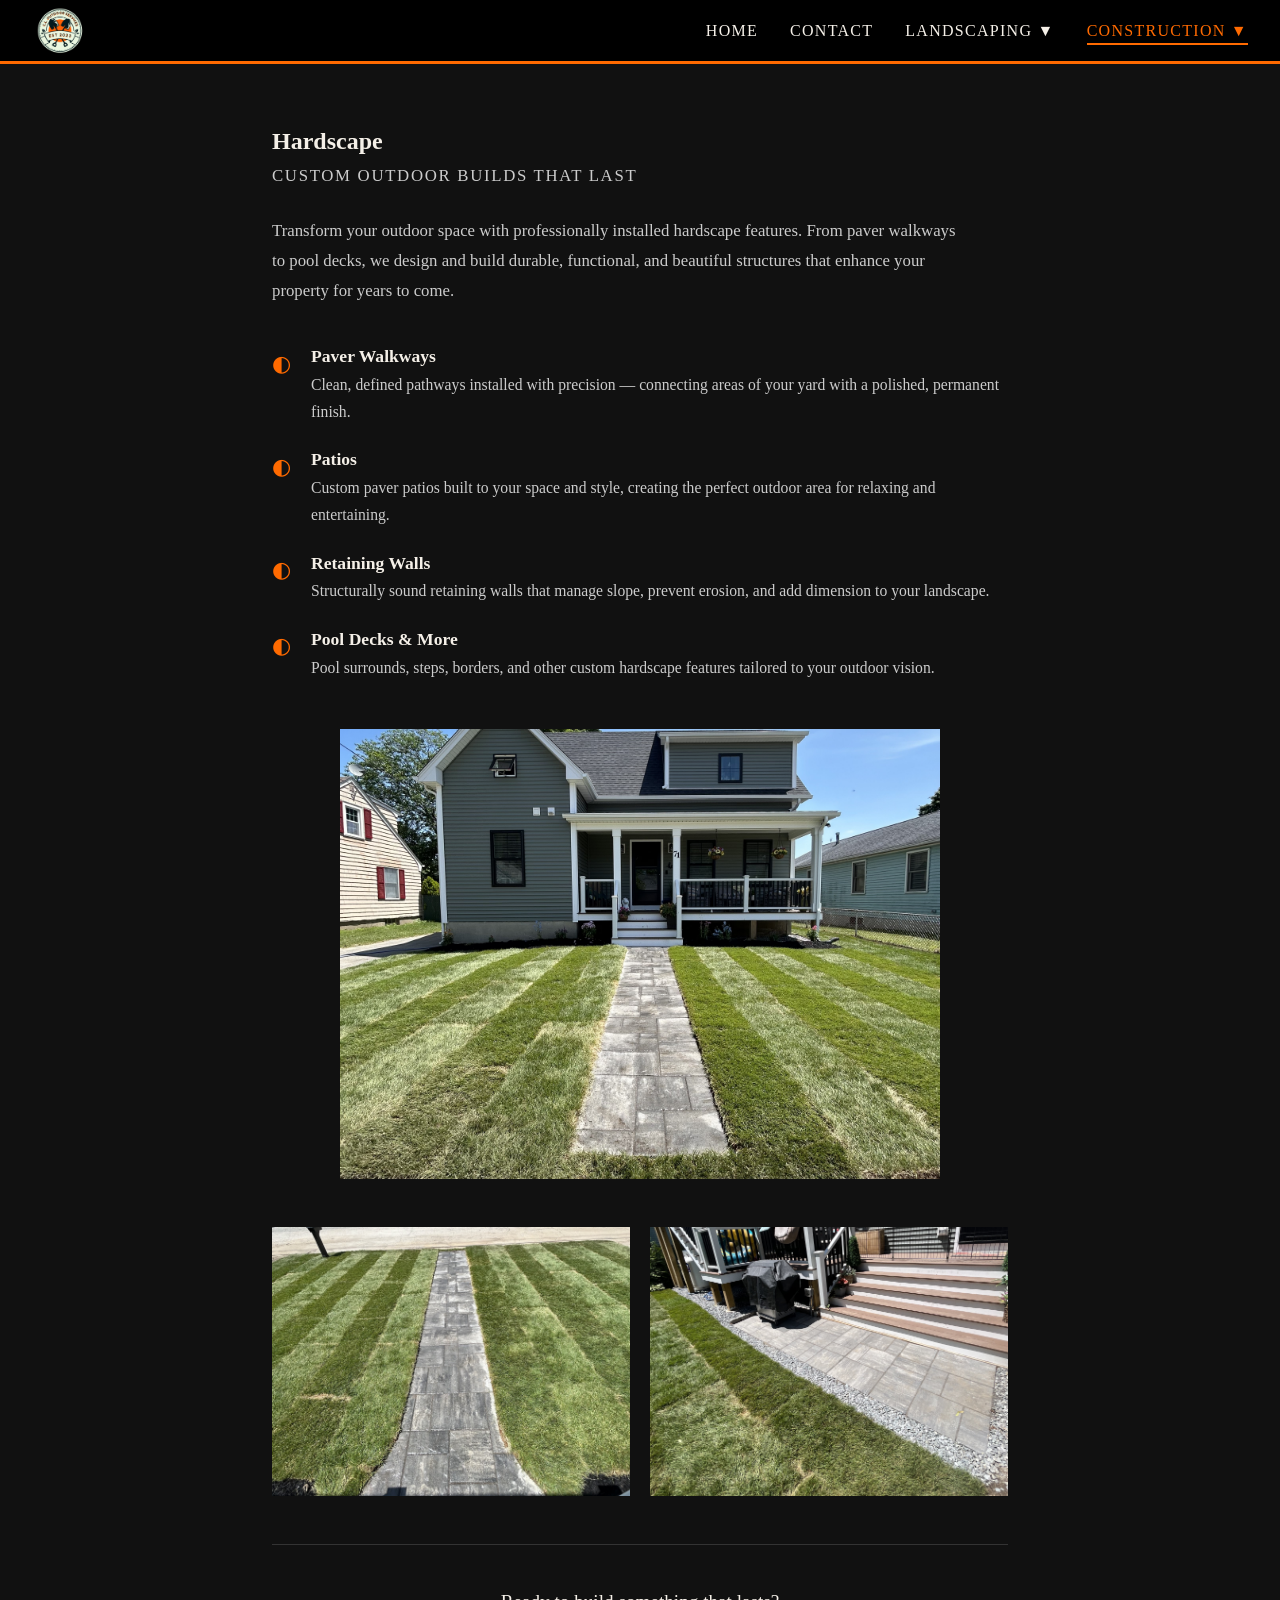
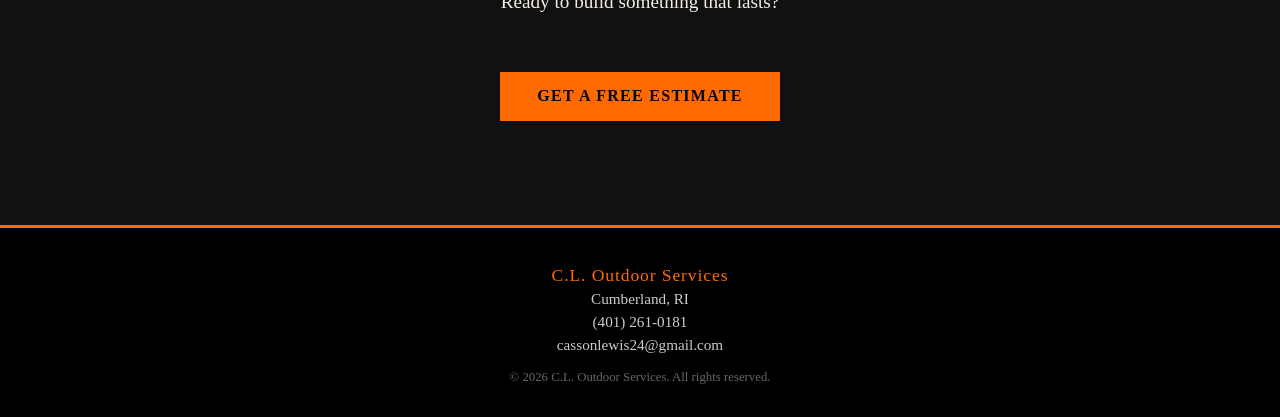
<file: construction/hardscape.html>
﻿<!DOCTYPE html>
<html lang="en">
<head>
  <meta charset="UTF-8" />
  <meta name="viewport" content="width=device-width, initial-scale=1.0" />
  <title>Hardscape | C.L. Outdoor Services – Cumberland, RI</title>
  <meta name="description" content="Professional hardscape installation in Cumberland, RI. C.L. Outdoor Services installs paver walkways, patios, retaining walls, pool decks, and more." />
  <meta name="robots" content="index, follow" />
  <link rel="stylesheet" href="../styles.css" />
</head>
<body>
  <nav class="navbar">
    <div class="nav-brand"><img src="../Logo.png" alt="C.L. Outdoor Services" /></div>
    <button class="nav-toggle" aria-label="Toggle navigation"><span></span><span></span><span></span></button>
    <ul class="nav-links">
      <li><a href="../index.html">Home</a></li>
      <li><a href="../contact.html">Contact</a></li>
      <li class="dropdown">
        <a href="javascript:void(0)">Landscaping &#9660;</a>
        <ul class="dropdown-menu">
          <li><a href="../landscaping/lawn-maintenance.html">Lawn Maintenance</a></li>
          <li><a href="../landscaping/mulching.html">Mulching</a></li>
          <li><a href="../landscaping/cleanups.html">Spring / Fall Clean Ups</a></li>
          <li><a href="../landscaping/extra-lawn-care.html">Extra Lawn Care</a></li>
          <li><a href="../landscaping/pruning.html">Pruning</a></li>
          <li><a href="../landscaping/snow-removal.html">Snow Removal</a></li>
        </ul>
      </li>
      <li class="dropdown">
        <a href="javascript:void(0)" class="active">Construction &#9660;</a>
        <ul class="dropdown-menu">
          <li><a href="hardscape.html" class="active">Hardscape</a></li>
          <li><a href="excavation.html">Excavation</a></li>
          <li><a href="lawn-install.html">Lawn Install</a></li>
          <li><a href="flat-work.html">Flat Work</a></li>
          <li><a href="demolition.html">Demolition</a></li>
        </ul>
      </li>
    </ul>
  </nav>

  <main class="page-content">
    <div class="service-header">
      <h2>Hardscape</h2>
      <p class="service-subtitle">Custom Outdoor Builds That Last</p>
    </div>

    <p class="service-description">Transform your outdoor space with professionally installed hardscape features. From paver walkways to pool decks, we design and build durable, functional, and beautiful structures that enhance your property for years to come.</p>

    <div class="service-features">
      <div class="feature-item">
        <span class="feature-icon">&#9680;</span>
        <div>
          <h3>Paver Walkways</h3>
          <p>Clean, defined pathways installed with precision — connecting areas of your yard with a polished, permanent finish.</p>
        </div>
      </div>
      <div class="feature-item">
        <span class="feature-icon">&#9680;</span>
        <div>
          <h3>Patios</h3>
          <p>Custom paver patios built to your space and style, creating the perfect outdoor area for relaxing and entertaining.</p>
        </div>
      </div>
      <div class="feature-item">
        <span class="feature-icon">&#9680;</span>
        <div>
          <h3>Retaining Walls</h3>
          <p>Structurally sound retaining walls that manage slope, prevent erosion, and add dimension to your landscape.</p>
        </div>
      </div>
      <div class="feature-item">
        <span class="feature-icon">&#9680;</span>
        <div>
          <h3>Pool Decks &amp; More</h3>
          <p>Pool surrounds, steps, borders, and other custom hardscape features tailored to your outdoor vision.</p>
        </div>
      </div>
    </div>

    <div class="service-gallery service-gallery--single">
      <div class="gallery-slot">
        <img src="./Hardscape2.jpg" alt="Retaining wall and walkway construction" />
      </div>
    </div>

    <div class="service-gallery">
      <div class="gallery-slot">
        <img src="./Hardscape1.jpg" alt="Paver patio installation in Cumberland RI" />
      </div>
      <div class="gallery-slot">
        <img src="./Hardscape3.jpg" alt="Pool deck hardscape project" />
      </div>
    </div>

    <div class="service-cta">
      <p>Ready to build something that lasts?</p>
      <a href="../contact.html" class="btn-estimate">Get a Free Estimate</a>
    </div>
  </main>

  <footer class="site-footer">
    <div class="footer-content">
      <p class="footer-brand">C.L. Outdoor Services</p>
      <p>Cumberland, RI</p>
      <p><a href="tel:4012610181">(401) 261-0181</a></p>
      <p><a href="mailto:cassonlewis24@gmail.com">cassonlewis24@gmail.com</a></p>
    </div>
    <p class="footer-copy">&copy; 2026 C.L. Outdoor Services. All rights reserved.</p>
  </footer>

  <script>
    document.querySelectorAll('.dropdown > a').forEach(function(toggle) {
      toggle.addEventListener('click', function() {
        var parent = this.closest('.dropdown');
        var isOpen = parent.classList.contains('open');
        document.querySelectorAll('.dropdown').forEach(function(d) { d.classList.remove('open'); });
        if (!isOpen) parent.classList.add('open');
      });
    });
    document.addEventListener('click', function(e) {
      if (!e.target.closest('.dropdown') && !e.target.closest('.nav-toggle')) {
        document.querySelectorAll('.dropdown').forEach(function(d) { d.classList.remove('open'); });
      }
      if (!e.target.closest('.navbar')) {
        document.querySelector('.nav-links').classList.remove('nav-open');
      }
    });
    document.querySelector('.nav-toggle').addEventListener('click', function() {
      document.querySelector('.nav-links').classList.toggle('nav-open');
    });
  </script>
</body>
</html>
</file>
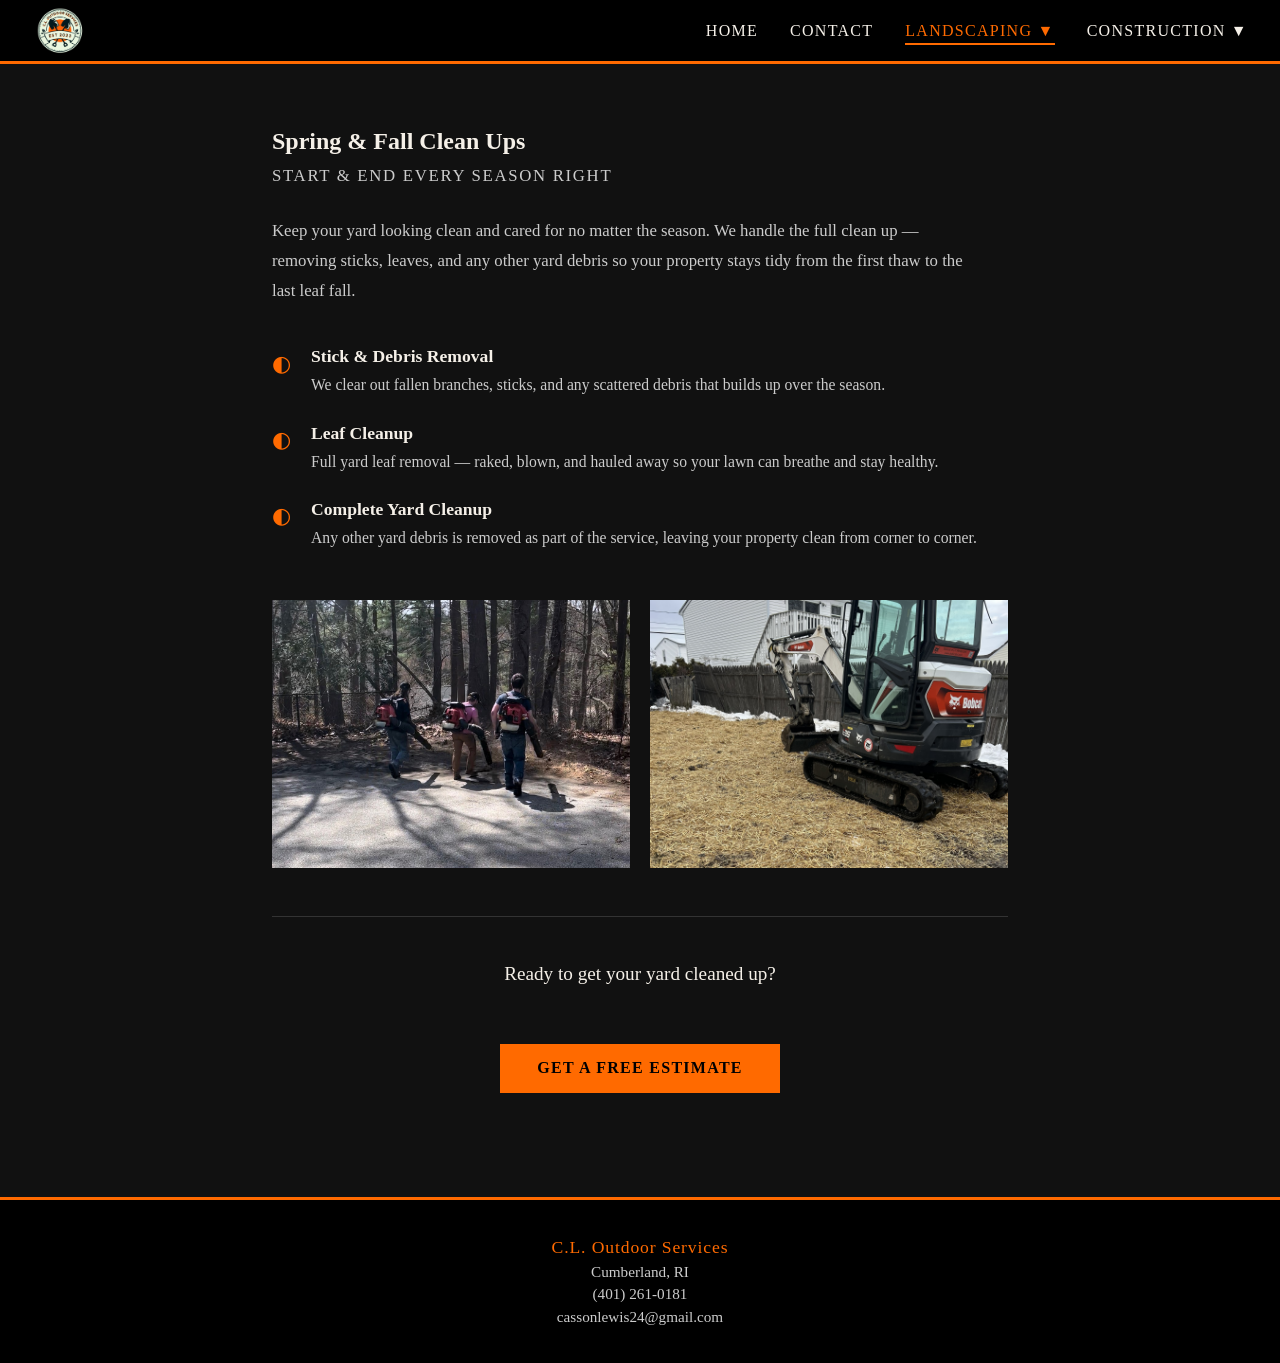
<file: landscaping/cleanups.html>
﻿<!DOCTYPE html>
<html lang="en">
<head>
  <meta charset="UTF-8" />
  <meta name="viewport" content="width=device-width, initial-scale=1.0" />
  <title>Spring & Fall Clean Ups | C.L. Outdoor Services – Cumberland, RI</title>
  <meta name="description" content="Professional spring and fall yard clean ups in Cumberland, RI. C.L. Outdoor Services removes sticks, leaves, and debris to keep your property clean year-round." />
  <meta name="robots" content="index, follow" />
  <link rel="stylesheet" href="../styles.css" />
</head>
<body>
  <nav class="navbar">
    <div class="nav-brand"><img src="../Logo.png" alt="C.L. Outdoor Services" /></div>
    <button class="nav-toggle" aria-label="Toggle navigation"><span></span><span></span><span></span></button>
    <ul class="nav-links">
      <li><a href="../index.html">Home</a></li>
      <li><a href="../contact.html">Contact</a></li>
      <li class="dropdown">
        <a href="javascript:void(0)" class="active">Landscaping &#9660;</a>
        <ul class="dropdown-menu">
          <li><a href="lawn-maintenance.html">Lawn Maintenance</a></li>
          <li><a href="mulching.html">Mulching</a></li>
          <li><a href="cleanups.html" class="active">Spring / Fall Clean Ups</a></li>
          <li><a href="extra-lawn-care.html">Extra Lawn Care</a></li>
          <li><a href="pruning.html">Pruning</a></li>
          <li><a href="snow-removal.html">Snow Removal</a></li>
        </ul>
      </li>
      <li class="dropdown">
        <a href="javascript:void(0)">Construction &#9660;</a>
        <ul class="dropdown-menu">
          <li><a href="../construction/hardscape.html">Hardscape</a></li>
          <li><a href="../construction/excavation.html">Excavation</a></li>
          <li><a href="../construction/lawn-install.html">Lawn Install</a></li>
          <li><a href="../construction/flat-work.html">Flat Work</a></li>
          <li><a href="../construction/demolition.html">Demolition</a></li>
        </ul>
      </li>
    </ul>
  </nav>

  <main class="page-content">
    <div class="service-header">
      <h2>Spring &amp; Fall Clean Ups</h2>
      <p class="service-subtitle">Start &amp; End Every Season Right</p>
    </div>

    <p class="service-description">Keep your yard looking clean and cared for no matter the season. We handle the full clean up — removing sticks, leaves, and any other yard debris so your property stays tidy from the first thaw to the last leaf fall.</p>

    <div class="service-features">
      <div class="feature-item">
        <span class="feature-icon">&#9680;</span>
        <div>
          <h3>Stick &amp; Debris Removal</h3>
          <p>We clear out fallen branches, sticks, and any scattered debris that builds up over the season.</p>
        </div>
      </div>
      <div class="feature-item">
        <span class="feature-icon">&#9680;</span>
        <div>
          <h3>Leaf Cleanup</h3>
          <p>Full yard leaf removal — raked, blown, and hauled away so your lawn can breathe and stay healthy.</p>
        </div>
      </div>
      <div class="feature-item">
        <span class="feature-icon">&#9680;</span>
        <div>
          <h3>Complete Yard Cleanup</h3>
          <p>Any other yard debris is removed as part of the service, leaving your property clean from corner to corner.</p>
        </div>
      </div>
    </div>

    <div class="service-gallery">
      <div class="gallery-slot">
        <img src="./Cleanups1.JPEG" alt="Spring yard clean up in Cumberland RI" />
      </div>
      <div class="gallery-slot">
        <img src="./Cleanups2.jpg" alt="Fall leaf cleanup and debris removal" />
      </div>
    </div>

    <div class="service-cta">
      <p>Ready to get your yard cleaned up?</p>
      <a href="../contact.html" class="btn-estimate">Get a Free Estimate</a>
    </div>
  </main>

  <footer class="site-footer">
    <div class="footer-content">
      <p class="footer-brand">C.L. Outdoor Services</p>
      <p>Cumberland, RI</p>
      <p><a href="tel:4012610181">(401) 261-0181</a></p>
      <p><a href="mailto:cassonlewis24@gmail.com">cassonlewis24@gmail.com</a></p>
    </div>
  </footer>

  <script>
    document.querySelectorAll('.dropdown > a').forEach(function(toggle) {
      toggle.addEventListener('click', function() {
        var parent = this.closest('.dropdown');
        var isOpen = parent.classList.contains('open');
        document.querySelectorAll('.dropdown').forEach(function(d) { d.classList.remove('open'); });
        if (!isOpen) parent.classList.add('open');
      });
    });
    document.addEventListener('click', function(e) {
      if (!e.target.closest('.dropdown') && !e.target.closest('.nav-toggle')) {
        document.querySelectorAll('.dropdown').forEach(function(d) { d.classList.remove('open'); });
      }
      if (!e.target.closest('.navbar')) {
        document.querySelector('.nav-links').classList.remove('nav-open');
      }
    });
    document.querySelector('.nav-toggle').addEventListener('click', function() {
      document.querySelector('.nav-links').classList.toggle('nav-open');
    });
  </script>
</body>
</html>
</file>
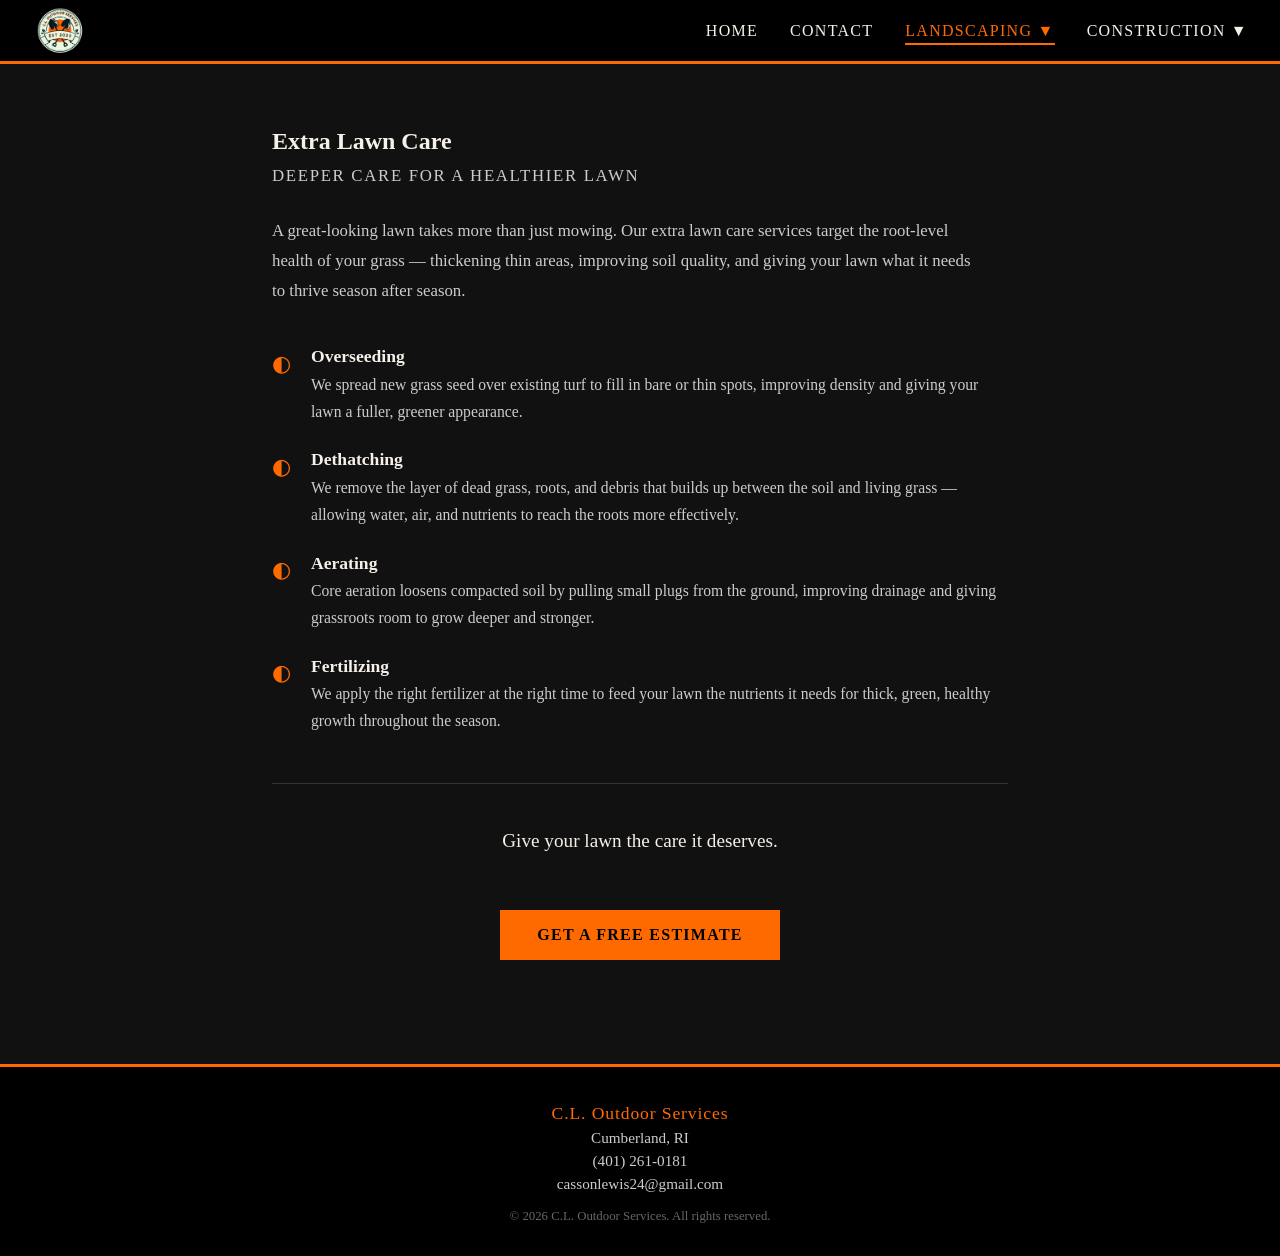
<file: landscaping/extra-lawn-care.html>
﻿<!DOCTYPE html>
<html lang="en">
<head>
  <meta charset="UTF-8" />
  <meta name="viewport" content="width=device-width, initial-scale=1.0" />
  <title>Extra Lawn Care | C.L. Outdoor Services – Cumberland, RI</title>
  <meta name="description" content="Expert lawn care services in Cumberland, RI including overseeding, dethatching, aeration, and fertilizing by C.L. Outdoor Services." />
  <meta name="robots" content="index, follow" />
  <link rel="stylesheet" href="../styles.css" />
</head>
<body>
  <nav class="navbar">
    <div class="nav-brand"><img src="../Logo.png" alt="C.L. Outdoor Services" /></div>
    <button class="nav-toggle" aria-label="Toggle navigation"><span></span><span></span><span></span></button>
    <ul class="nav-links">
      <li><a href="../index.html">Home</a></li>
      <li><a href="../contact.html">Contact</a></li>
      <li class="dropdown">
        <a href="javascript:void(0)" class="active">Landscaping &#9660;</a>
        <ul class="dropdown-menu">
          <li><a href="lawn-maintenance.html">Lawn Maintenance</a></li>
          <li><a href="mulching.html">Mulching</a></li>
          <li><a href="cleanups.html">Spring / Fall Clean Ups</a></li>
          <li><a href="extra-lawn-care.html" class="active">Extra Lawn Care</a></li>
          <li><a href="pruning.html">Pruning</a></li>
          <li><a href="snow-removal.html">Snow Removal</a></li>
        </ul>
      </li>
      <li class="dropdown">
        <a href="javascript:void(0)">Construction &#9660;</a>
        <ul class="dropdown-menu">
          <li><a href="../construction/hardscape.html">Hardscape</a></li>
          <li><a href="../construction/excavation.html">Excavation</a></li>
          <li><a href="../construction/lawn-install.html">Lawn Install</a></li>
          <li><a href="../construction/flat-work.html">Flat Work</a></li>
          <li><a href="../construction/demolition.html">Demolition</a></li>
        </ul>
      </li>
    </ul>
  </nav>

  <main class="page-content">
    <div class="service-header">
      <h2>Extra Lawn Care</h2>
      <p class="service-subtitle">Deeper Care for a Healthier Lawn</p>
    </div>

    <p class="service-description">A great-looking lawn takes more than just mowing. Our extra lawn care services target the root-level health of your grass — thickening thin areas, improving soil quality, and giving your lawn what it needs to thrive season after season.</p>

    <div class="service-features">
      <div class="feature-item">
        <span class="feature-icon">&#9680;</span>
        <div>
          <h3>Overseeding</h3>
          <p>We spread new grass seed over existing turf to fill in bare or thin spots, improving density and giving your lawn a fuller, greener appearance.</p>
        </div>
      </div>
      <div class="feature-item">
        <span class="feature-icon">&#9680;</span>
        <div>
          <h3>Dethatching</h3>
          <p>We remove the layer of dead grass, roots, and debris that builds up between the soil and living grass — allowing water, air, and nutrients to reach the roots more effectively.</p>
        </div>
      </div>
      <div class="feature-item">
        <span class="feature-icon">&#9680;</span>
        <div>
          <h3>Aerating</h3>
          <p>Core aeration loosens compacted soil by pulling small plugs from the ground, improving drainage and giving grassroots room to grow deeper and stronger.</p>
        </div>
      </div>
      <div class="feature-item">
        <span class="feature-icon">&#9680;</span>
        <div>
          <h3>Fertilizing</h3>
          <p>We apply the right fertilizer at the right time to feed your lawn the nutrients it needs for thick, green, healthy growth throughout the season.</p>
        </div>
      </div>
    </div>

    <div class="service-cta">
      <p>Give your lawn the care it deserves.</p>
      <a href="../contact.html" class="btn-estimate">Get a Free Estimate</a>
    </div>
  </main>

  <footer class="site-footer">
    <div class="footer-content">
      <p class="footer-brand">C.L. Outdoor Services</p>
      <p>Cumberland, RI</p>
      <p><a href="tel:4012610181">(401) 261-0181</a></p>
      <p><a href="mailto:cassonlewis24@gmail.com">cassonlewis24@gmail.com</a></p>
    </div>
    <p class="footer-copy">&copy; 2026 C.L. Outdoor Services. All rights reserved.</p>
  </footer>

  <script>
    document.querySelectorAll('.dropdown > a').forEach(function(toggle) {
      toggle.addEventListener('click', function() {
        var parent = this.closest('.dropdown');
        var isOpen = parent.classList.contains('open');
        document.querySelectorAll('.dropdown').forEach(function(d) { d.classList.remove('open'); });
        if (!isOpen) parent.classList.add('open');
      });
    });
    document.addEventListener('click', function(e) {
      if (!e.target.closest('.dropdown') && !e.target.closest('.nav-toggle')) {
        document.querySelectorAll('.dropdown').forEach(function(d) { d.classList.remove('open'); });
      }
      if (!e.target.closest('.navbar')) {
        document.querySelector('.nav-links').classList.remove('nav-open');
      }
    });
    document.querySelector('.nav-toggle').addEventListener('click', function() {
      document.querySelector('.nav-links').classList.toggle('nav-open');
    });
  </script>
</body>
</html>
</file>
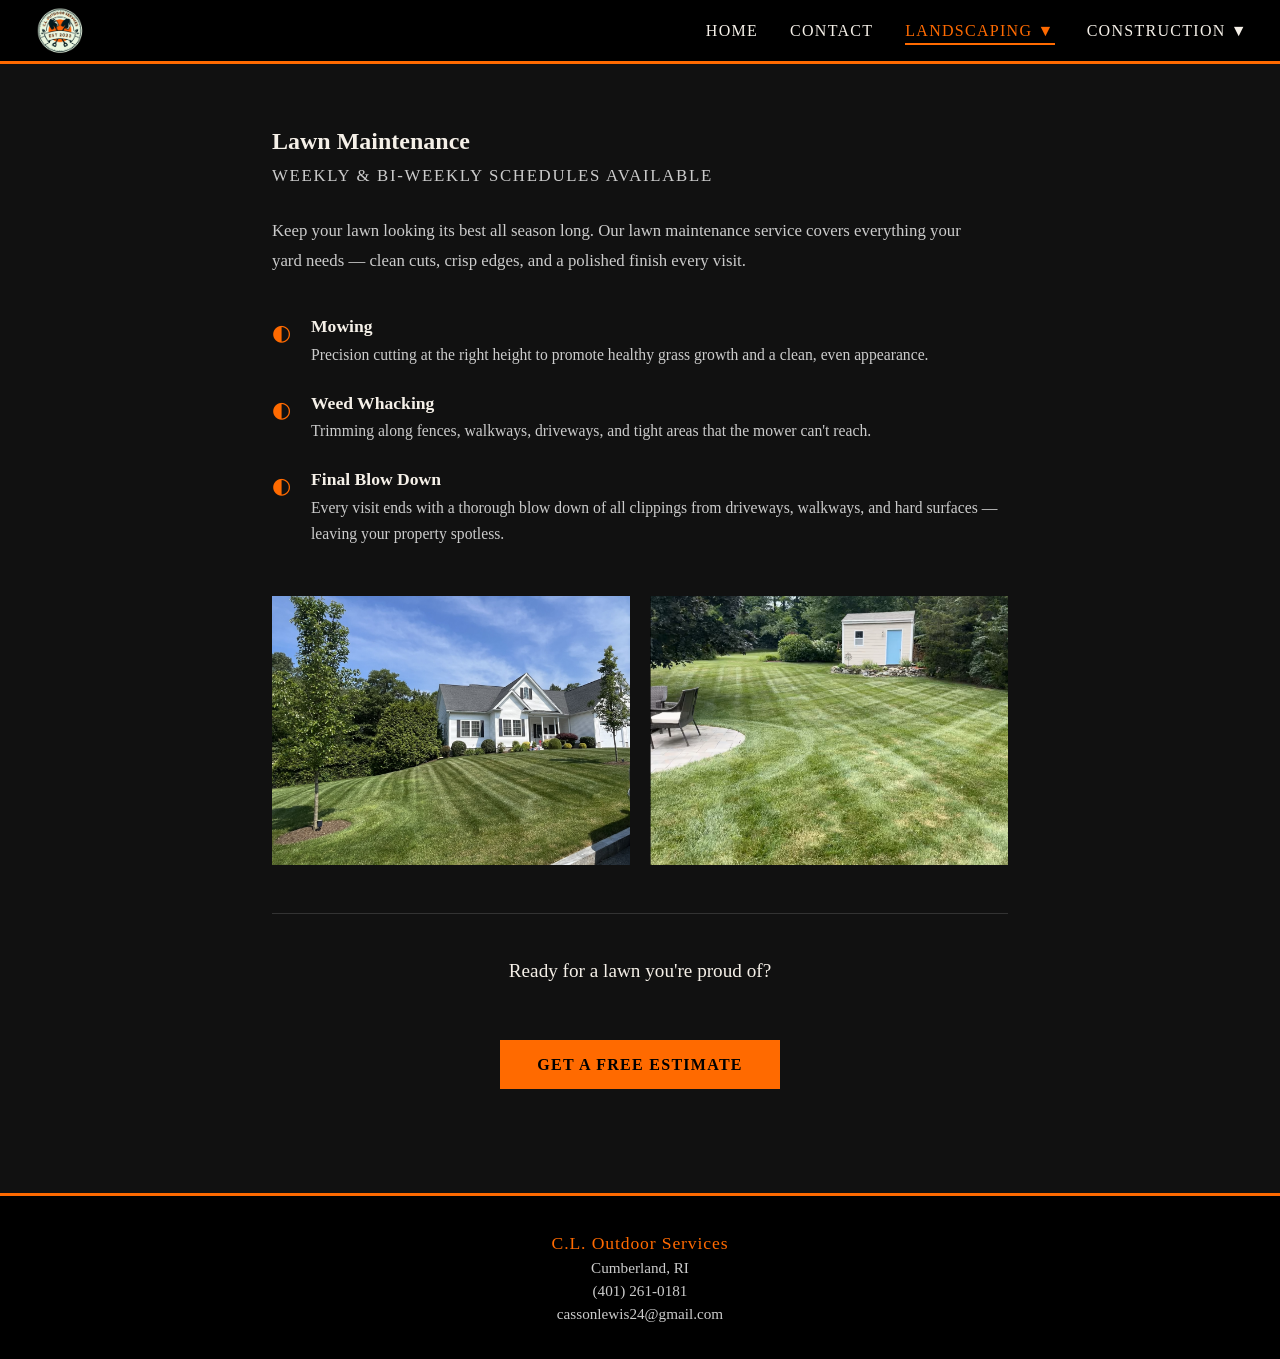
<file: landscaping/lawn-maintenance.html>
﻿<!DOCTYPE html>
<html lang="en">
<head>
  <meta charset="UTF-8" />
  <meta name="viewport" content="width=device-width, initial-scale=1.0" />
  <title>Lawn Maintenance | C.L. Outdoor Services – Cumberland, RI</title>
  <meta name="description" content="Professional weekly and bi-weekly lawn maintenance in Cumberland, RI. Services include mowing, weed whacking, and final blow down by C.L. Outdoor Services." />
  <meta name="robots" content="index, follow" />
  <link rel="stylesheet" href="../styles.css" />
</head>
<body>
  <nav class="navbar">
    <div class="nav-brand"><img src="../Logo.png" alt="C.L. Outdoor Services" /></div>
    <button class="nav-toggle" aria-label="Toggle navigation"><span></span><span></span><span></span></button>
    <ul class="nav-links">
      <li><a href="../index.html">Home</a></li>
      <li><a href="../contact.html">Contact</a></li>
      <li class="dropdown">
        <a href="javascript:void(0)" class="active">Landscaping &#9660;</a>
        <ul class="dropdown-menu">
          <li><a href="lawn-maintenance.html" class="active">Lawn Maintenance</a></li>
          <li><a href="mulching.html">Mulching</a></li>
          <li><a href="cleanups.html">Spring / Fall Clean Ups</a></li>
          <li><a href="extra-lawn-care.html">Extra Lawn Care</a></li>
          <li><a href="pruning.html">Pruning</a></li>
          <li><a href="snow-removal.html">Snow Removal</a></li>
        </ul>
      </li>
      <li class="dropdown">
        <a href="javascript:void(0)">Construction &#9660;</a>
        <ul class="dropdown-menu">
          <li><a href="../construction/hardscape.html">Hardscape</a></li>
          <li><a href="../construction/excavation.html">Excavation</a></li>
          <li><a href="../construction/lawn-install.html">Lawn Install</a></li>
          <li><a href="../construction/flat-work.html">Flat Work</a></li>
          <li><a href="../construction/demolition.html">Demolition</a></li>
        </ul>
      </li>
    </ul>
  </nav>

  <main class="page-content">
    <div class="service-header">
      <h2>Lawn Maintenance</h2>
      <p class="service-subtitle">Weekly &amp; Bi-Weekly Schedules Available</p>
    </div>

    <p class="service-description">Keep your lawn looking its best all season long. Our lawn maintenance service covers everything your yard needs — clean cuts, crisp edges, and a polished finish every visit.</p>

    <div class="service-features">
      <div class="feature-item">
        <span class="feature-icon">&#9680;</span>
        <div>
          <h3>Mowing</h3>
          <p>Precision cutting at the right height to promote healthy grass growth and a clean, even appearance.</p>
        </div>
      </div>
      <div class="feature-item">
        <span class="feature-icon">&#9680;</span>
        <div>
          <h3>Weed Whacking</h3>
          <p>Trimming along fences, walkways, driveways, and tight areas that the mower can't reach.</p>
        </div>
      </div>
      <div class="feature-item">
        <span class="feature-icon">&#9680;</span>
        <div>
          <h3>Final Blow Down</h3>
          <p>Every visit ends with a thorough blow down of all clippings from driveways, walkways, and hard surfaces — leaving your property spotless.</p>
        </div>
      </div>
    </div>

    <div class="service-gallery">
      <div class="gallery-slot">
        <img src="./LawnMaintenance.jpg" alt="Lawn maintenance in Cumberland RI" />
      </div>
      <div class="gallery-slot">
        <img src="./LawnMaintenance2.png" alt="Lawn mowing and weed whacking" />
      </div>
    </div>

    <div class="service-cta">
      <p>Ready for a lawn you're proud of?</p>
      <a href="../contact.html" class="btn-estimate">Get a Free Estimate</a>
    </div>
  </main>

  <footer class="site-footer">
    <div class="footer-content">
      <p class="footer-brand">C.L. Outdoor Services</p>
      <p>Cumberland, RI</p>
      <p><a href="tel:4012610181">(401) 261-0181</a></p>
      <p><a href="mailto:cassonlewis24@gmail.com">cassonlewis24@gmail.com</a></p>
    </div>
  </footer>

  <script>
    document.querySelectorAll('.dropdown > a').forEach(function(toggle) {
      toggle.addEventListener('click', function() {
        var parent = this.closest('.dropdown');
        var isOpen = parent.classList.contains('open');
        document.querySelectorAll('.dropdown').forEach(function(d) { d.classList.remove('open'); });
        if (!isOpen) parent.classList.add('open');
      });
    });
    document.addEventListener('click', function(e) {
      if (!e.target.closest('.dropdown') && !e.target.closest('.nav-toggle')) {
        document.querySelectorAll('.dropdown').forEach(function(d) { d.classList.remove('open'); });
      }
      if (!e.target.closest('.navbar')) {
        document.querySelector('.nav-links').classList.remove('nav-open');
      }
    });
    document.querySelector('.nav-toggle').addEventListener('click', function() {
      document.querySelector('.nav-links').classList.toggle('nav-open');
    });
  </script>
</body>
</html>
</file>
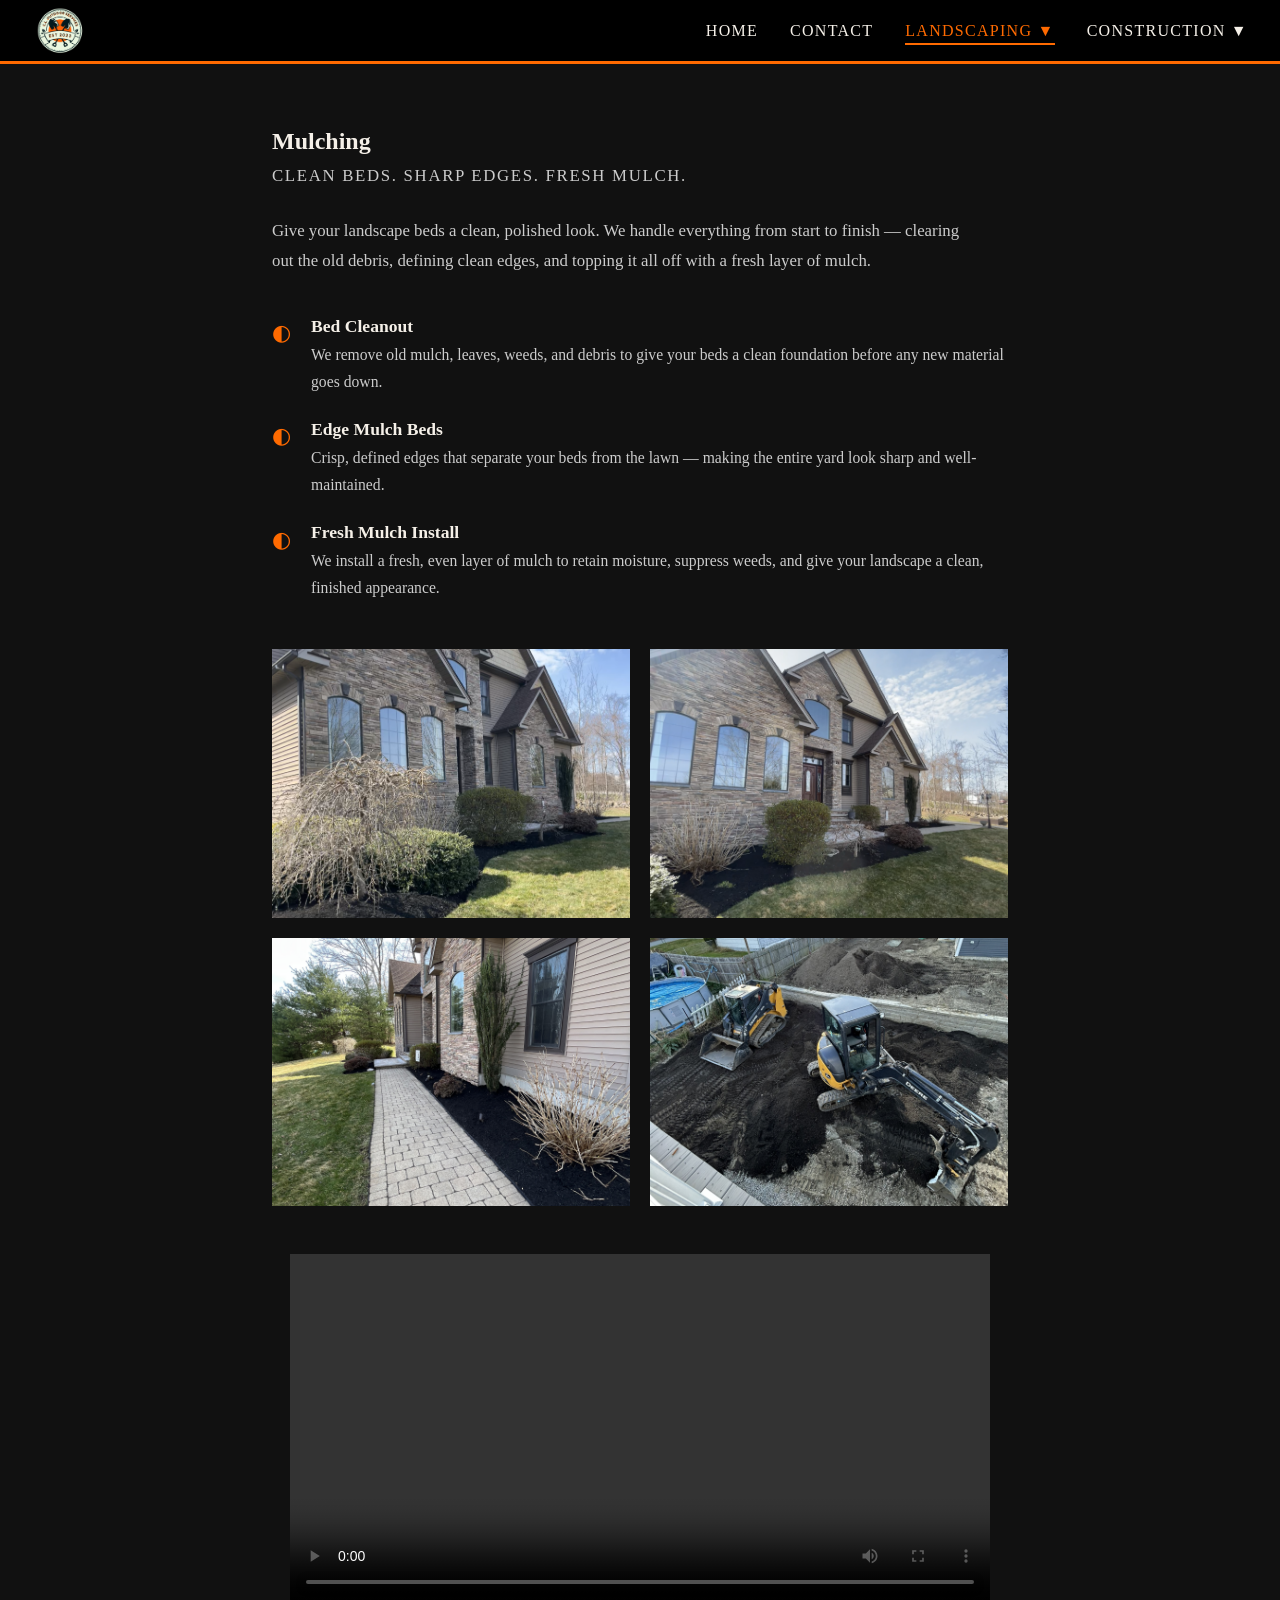
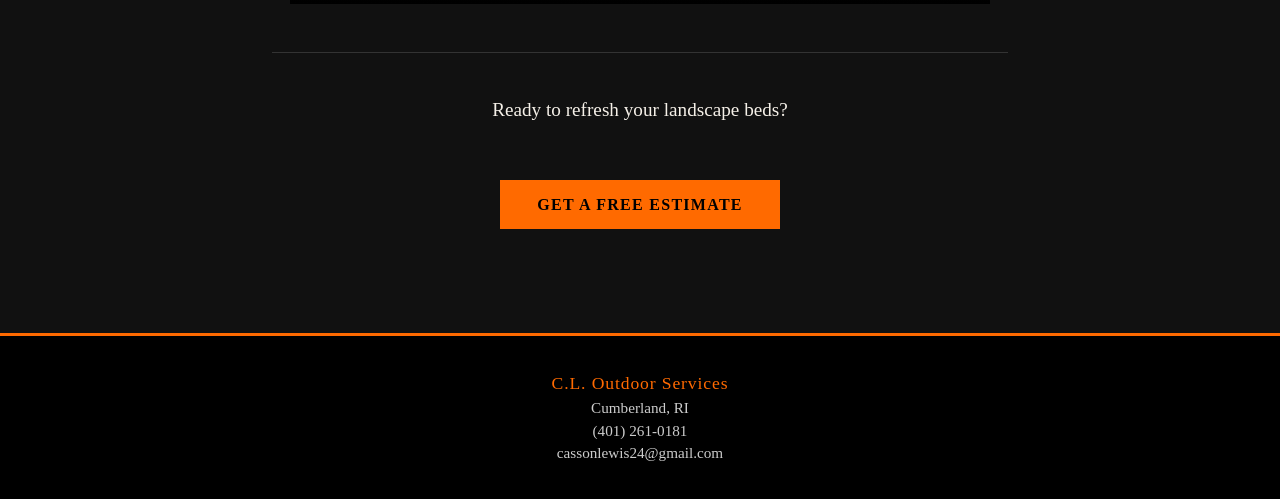
<file: landscaping/mulching.html>
﻿<!DOCTYPE html>
<html lang="en">
<head>
  <meta charset="UTF-8" />
  <meta name="viewport" content="width=device-width, initial-scale=1.0" />
  <title>Mulching | C.L. Outdoor Services – Cumberland, RI</title>
  <meta name="description" content="Professional mulch bed cleanout, edging, and fresh mulch installation in Cumberland, RI by C.L. Outdoor Services." />
  <meta name="robots" content="index, follow" />
  <link rel="stylesheet" href="../styles.css" />
</head>
<body>
  <nav class="navbar">
    <div class="nav-brand"><img src="../Logo.png" alt="C.L. Outdoor Services" /></div>
    <button class="nav-toggle" aria-label="Toggle navigation"><span></span><span></span><span></span></button>
    <ul class="nav-links">
      <li><a href="../index.html">Home</a></li>
      <li><a href="../contact.html">Contact</a></li>
      <li class="dropdown">
        <a href="javascript:void(0)" class="active">Landscaping &#9660;</a>
        <ul class="dropdown-menu">
          <li><a href="lawn-maintenance.html">Lawn Maintenance</a></li>
          <li><a href="mulching.html" class="active">Mulching</a></li>
          <li><a href="cleanups.html">Spring / Fall Clean Ups</a></li>
          <li><a href="extra-lawn-care.html">Extra Lawn Care</a></li>
          <li><a href="pruning.html">Pruning</a></li>
          <li><a href="snow-removal.html">Snow Removal</a></li>
        </ul>
      </li>
      <li class="dropdown">
        <a href="javascript:void(0)">Construction &#9660;</a>
        <ul class="dropdown-menu">
          <li><a href="../construction/hardscape.html">Hardscape</a></li>
          <li><a href="../construction/excavation.html">Excavation</a></li>
          <li><a href="../construction/lawn-install.html">Lawn Install</a></li>
          <li><a href="../construction/flat-work.html">Flat Work</a></li>
          <li><a href="../construction/demolition.html">Demolition</a></li>
        </ul>
      </li>
    </ul>
  </nav>

  <main class="page-content">
    <div class="service-header">
      <h2>Mulching</h2>
      <p class="service-subtitle">Clean Beds. Sharp Edges. Fresh Mulch.</p>
    </div>

    <p class="service-description">Give your landscape beds a clean, polished look. We handle everything from start to finish — clearing out the old debris, defining clean edges, and topping it all off with a fresh layer of mulch.</p>

    <div class="service-features">
      <div class="feature-item">
        <span class="feature-icon">&#9680;</span>
        <div>
          <h3>Bed Cleanout</h3>
          <p>We remove old mulch, leaves, weeds, and debris to give your beds a clean foundation before any new material goes down.</p>
        </div>
      </div>
      <div class="feature-item">
        <span class="feature-icon">&#9680;</span>
        <div>
          <h3>Edge Mulch Beds</h3>
          <p>Crisp, defined edges that separate your beds from the lawn — making the entire yard look sharp and well-maintained.</p>
        </div>
      </div>
      <div class="feature-item">
        <span class="feature-icon">&#9680;</span>
        <div>
          <h3>Fresh Mulch Install</h3>
          <p>We install a fresh, even layer of mulch to retain moisture, suppress weeds, and give your landscape a clean, finished appearance.</p>
        </div>
      </div>
    </div>

    <div class="service-gallery">
      <div class="gallery-slot">
        <img src="./Mulching1.png" alt="Mulching services in Cumberland RI" />
      </div>
      <div class="gallery-slot">
        <img src="./Mulching2.png" alt="Mulch bed edging" />
      </div>
      <div class="gallery-slot">
        <img src="./Mulching3.jpg" alt="Fresh mulch installation" />
      </div>
      <div class="gallery-slot">
        <img src="./Mulching4.jpg" alt="Completed mulch bed" />
      </div>
    </div>

    <div class="service-video">
      <video controls playsinline>
        <source src="./MulchingVideo.mp4" type="video/mp4" />
      </video>
    </div>

    <div class="service-cta">
      <p>Ready to refresh your landscape beds?</p>
      <a href="../contact.html" class="btn-estimate">Get a Free Estimate</a>
    </div>
  </main>

  <footer class="site-footer">
    <div class="footer-content">
      <p class="footer-brand">C.L. Outdoor Services</p>
      <p>Cumberland, RI</p>
      <p><a href="tel:4012610181">(401) 261-0181</a></p>
      <p><a href="mailto:cassonlewis24@gmail.com">cassonlewis24@gmail.com</a></p>
    </div>
  </footer>

  <script>
    document.querySelectorAll('.dropdown > a').forEach(function(toggle) {
      toggle.addEventListener('click', function() {
        var parent = this.closest('.dropdown');
        var isOpen = parent.classList.contains('open');
        document.querySelectorAll('.dropdown').forEach(function(d) { d.classList.remove('open'); });
        if (!isOpen) parent.classList.add('open');
      });
    });
    document.addEventListener('click', function(e) {
      if (!e.target.closest('.dropdown') && !e.target.closest('.nav-toggle')) {
        document.querySelectorAll('.dropdown').forEach(function(d) { d.classList.remove('open'); });
      }
      if (!e.target.closest('.navbar')) {
        document.querySelector('.nav-links').classList.remove('nav-open');
      }
    });
    document.querySelector('.nav-toggle').addEventListener('click', function() {
      document.querySelector('.nav-links').classList.toggle('nav-open');
    });
  </script>
</body>
</html>
</file>
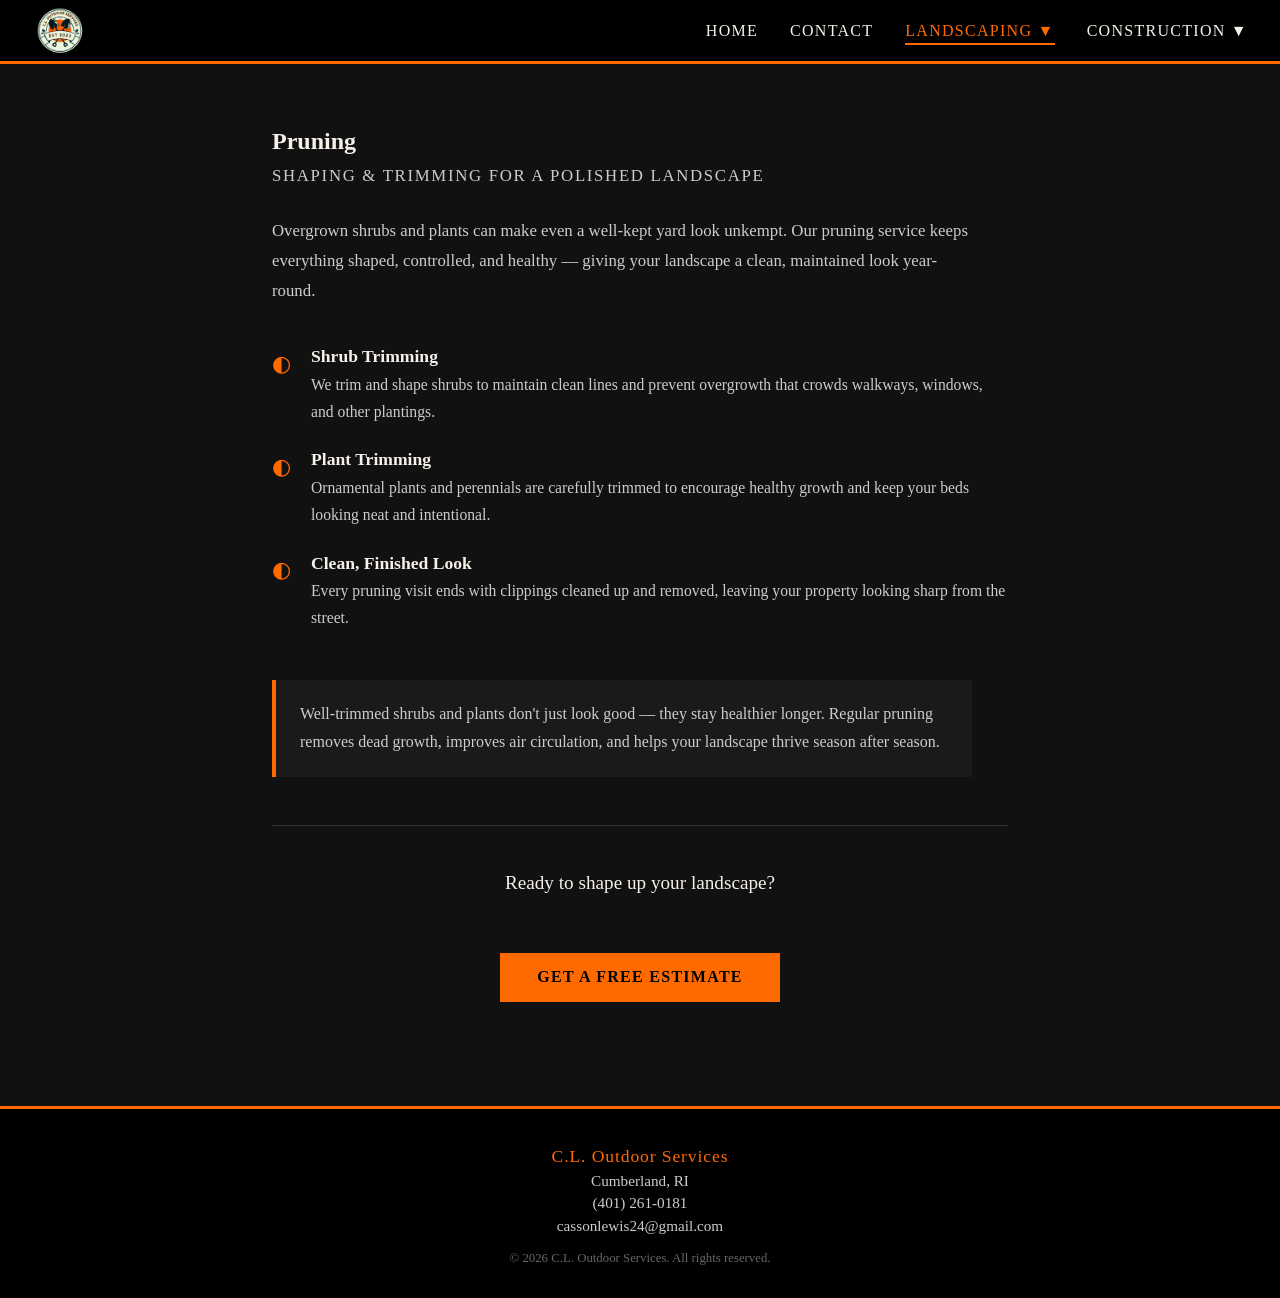
<file: landscaping/pruning.html>
﻿<!DOCTYPE html>
<html lang="en">
<head>
  <meta charset="UTF-8" />
  <meta name="viewport" content="width=device-width, initial-scale=1.0" />
  <title>Pruning | C.L. Outdoor Services – Cumberland, RI</title>
  <meta name="description" content="Professional shrub and plant trimming in Cumberland, RI. C.L. Outdoor Services keeps your landscape looking clean, shaped, and healthy." />
  <meta name="robots" content="index, follow" />
  <link rel="stylesheet" href="../styles.css" />
</head>
<body>
  <nav class="navbar">
    <div class="nav-brand"><img src="../Logo.png" alt="C.L. Outdoor Services" /></div>
    <button class="nav-toggle" aria-label="Toggle navigation"><span></span><span></span><span></span></button>
    <ul class="nav-links">
      <li><a href="../index.html">Home</a></li>
      <li><a href="../contact.html">Contact</a></li>
      <li class="dropdown">
        <a href="javascript:void(0)" class="active">Landscaping &#9660;</a>
        <ul class="dropdown-menu">
          <li><a href="lawn-maintenance.html">Lawn Maintenance</a></li>
          <li><a href="mulching.html">Mulching</a></li>
          <li><a href="cleanups.html">Spring / Fall Clean Ups</a></li>
          <li><a href="extra-lawn-care.html">Extra Lawn Care</a></li>
          <li><a href="pruning.html" class="active">Pruning</a></li>
          <li><a href="snow-removal.html">Snow Removal</a></li>
        </ul>
      </li>
      <li class="dropdown">
        <a href="javascript:void(0)">Construction &#9660;</a>
        <ul class="dropdown-menu">
          <li><a href="../construction/hardscape.html">Hardscape</a></li>
          <li><a href="../construction/excavation.html">Excavation</a></li>
          <li><a href="../construction/lawn-install.html">Lawn Install</a></li>
          <li><a href="../construction/flat-work.html">Flat Work</a></li>
          <li><a href="../construction/demolition.html">Demolition</a></li>
        </ul>
      </li>
    </ul>
  </nav>

  <main class="page-content">
    <div class="service-header">
      <h2>Pruning</h2>
      <p class="service-subtitle">Shaping &amp; Trimming for a Polished Landscape</p>
    </div>

    <p class="service-description">Overgrown shrubs and plants can make even a well-kept yard look unkempt. Our pruning service keeps everything shaped, controlled, and healthy — giving your landscape a clean, maintained look year-round.</p>

    <div class="service-features">
      <div class="feature-item">
        <span class="feature-icon">&#9680;</span>
        <div>
          <h3>Shrub Trimming</h3>
          <p>We trim and shape shrubs to maintain clean lines and prevent overgrowth that crowds walkways, windows, and other plantings.</p>
        </div>
      </div>
      <div class="feature-item">
        <span class="feature-icon">&#9680;</span>
        <div>
          <h3>Plant Trimming</h3>
          <p>Ornamental plants and perennials are carefully trimmed to encourage healthy growth and keep your beds looking neat and intentional.</p>
        </div>
      </div>
      <div class="feature-item">
        <span class="feature-icon">&#9680;</span>
        <div>
          <h3>Clean, Finished Look</h3>
          <p>Every pruning visit ends with clippings cleaned up and removed, leaving your property looking sharp from the street.</p>
        </div>
      </div>
    </div>

    <div class="service-callout">
      <p>Well-trimmed shrubs and plants don't just look good — they stay healthier longer. Regular pruning removes dead growth, improves air circulation, and helps your landscape thrive season after season.</p>
    </div>

    <div class="service-cta">
      <p>Ready to shape up your landscape?</p>
      <a href="../contact.html" class="btn-estimate">Get a Free Estimate</a>
    </div>
  </main>

  <footer class="site-footer">
    <div class="footer-content">
      <p class="footer-brand">C.L. Outdoor Services</p>
      <p>Cumberland, RI</p>
      <p><a href="tel:4012610181">(401) 261-0181</a></p>
      <p><a href="mailto:cassonlewis24@gmail.com">cassonlewis24@gmail.com</a></p>
    </div>
    <p class="footer-copy">&copy; 2026 C.L. Outdoor Services. All rights reserved.</p>
  </footer>

  <script>
    document.querySelectorAll('.dropdown > a').forEach(function(toggle) {
      toggle.addEventListener('click', function() {
        var parent = this.closest('.dropdown');
        var isOpen = parent.classList.contains('open');
        document.querySelectorAll('.dropdown').forEach(function(d) { d.classList.remove('open'); });
        if (!isOpen) parent.classList.add('open');
      });
    });
    document.addEventListener('click', function(e) {
      if (!e.target.closest('.dropdown') && !e.target.closest('.nav-toggle')) {
        document.querySelectorAll('.dropdown').forEach(function(d) { d.classList.remove('open'); });
      }
      if (!e.target.closest('.navbar')) {
        document.querySelector('.nav-links').classList.remove('nav-open');
      }
    });
    document.querySelector('.nav-toggle').addEventListener('click', function() {
      document.querySelector('.nav-links').classList.toggle('nav-open');
    });
  </script>
</body>
</html>
</file>
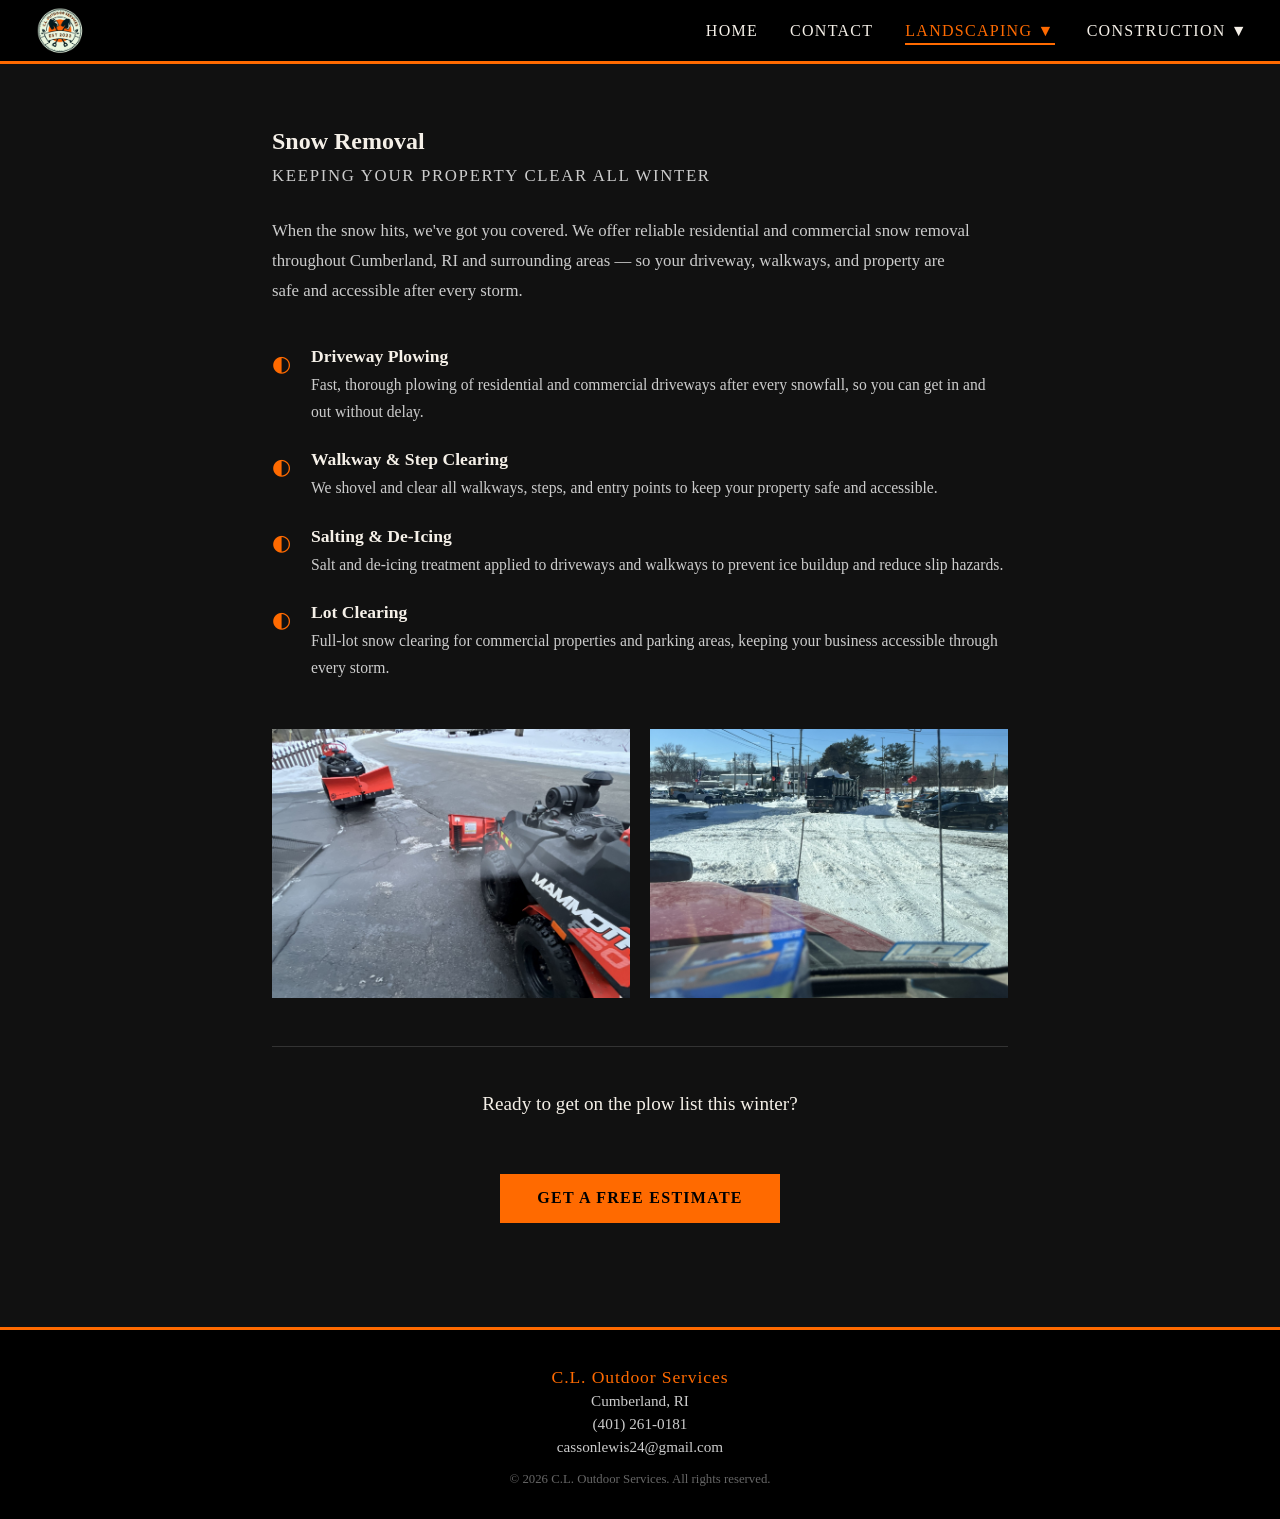
<file: landscaping/snow-removal.html>
﻿<!DOCTYPE html>
<html lang="en">
<head>
  <meta charset="UTF-8" />
  <meta name="viewport" content="width=device-width, initial-scale=1.0" />
  <title>Snow Removal | C.L. Outdoor Services – Cumberland, RI</title>
  <meta name="description" content="Reliable snow removal services in Cumberland, RI including plowing, salting, and walkway clearing by C.L. Outdoor Services." />
  <meta name="robots" content="index, follow" />
  <link rel="stylesheet" href="../styles.css" />
</head>
<body>
  <nav class="navbar">
    <div class="nav-brand"><img src="../Logo.png" alt="C.L. Outdoor Services" /></div>
    <button class="nav-toggle" aria-label="Toggle navigation"><span></span><span></span><span></span></button>
    <ul class="nav-links">
      <li><a href="../index.html">Home</a></li>
      <li><a href="../contact.html">Contact</a></li>
      <li class="dropdown">
        <a href="javascript:void(0)" class="active">Landscaping &#9660;</a>
        <ul class="dropdown-menu">
          <li><a href="lawn-maintenance.html">Lawn Maintenance</a></li>
          <li><a href="mulching.html">Mulching</a></li>
          <li><a href="cleanups.html">Spring / Fall Clean Ups</a></li>
          <li><a href="extra-lawn-care.html">Extra Lawn Care</a></li>
          <li><a href="pruning.html">Pruning</a></li>
          <li><a href="snow-removal.html" class="active">Snow Removal</a></li>
        </ul>
      </li>
      <li class="dropdown">
        <a href="javascript:void(0)">Construction &#9660;</a>
        <ul class="dropdown-menu">
          <li><a href="../construction/hardscape.html">Hardscape</a></li>
          <li><a href="../construction/excavation.html">Excavation</a></li>
          <li><a href="../construction/lawn-install.html">Lawn Install</a></li>
          <li><a href="../construction/flat-work.html">Flat Work</a></li>
          <li><a href="../construction/demolition.html">Demolition</a></li>
        </ul>
      </li>
    </ul>
  </nav>

  <main class="page-content">
    <div class="service-header">
      <h2>Snow Removal</h2>
      <p class="service-subtitle">Keeping Your Property Clear All Winter</p>
    </div>

    <p class="service-description">When the snow hits, we've got you covered. We offer reliable residential and commercial snow removal throughout Cumberland, RI and surrounding areas — so your driveway, walkways, and property are safe and accessible after every storm.</p>

    <div class="service-features">
      <div class="feature-item">
        <span class="feature-icon">&#9680;</span>
        <div>
          <h3>Driveway Plowing</h3>
          <p>Fast, thorough plowing of residential and commercial driveways after every snowfall, so you can get in and out without delay.</p>
        </div>
      </div>
      <div class="feature-item">
        <span class="feature-icon">&#9680;</span>
        <div>
          <h3>Walkway & Step Clearing</h3>
          <p>We shovel and clear all walkways, steps, and entry points to keep your property safe and accessible.</p>
        </div>
      </div>
      <div class="feature-item">
        <span class="feature-icon">&#9680;</span>
        <div>
          <h3>Salting & De-Icing</h3>
          <p>Salt and de-icing treatment applied to driveways and walkways to prevent ice buildup and reduce slip hazards.</p>
        </div>
      </div>
      <div class="feature-item">
        <span class="feature-icon">&#9680;</span>
        <div>
          <h3>Lot Clearing</h3>
          <p>Full-lot snow clearing for commercial properties and parking areas, keeping your business accessible through every storm.</p>
        </div>
      </div>
    </div>

    <div class="service-gallery">
      <div class="gallery-slot">
        <img src="./SnowRemoval1.jpg" alt="Snow removal and plowing in Cumberland RI" />
      </div>
      <div class="gallery-slot">
        <img src="./SnowRemoval2.jpg" alt="Driveway snow plowing service" />
      </div>
    </div>

    <div class="service-cta">
      <p>Ready to get on the plow list this winter?</p>
      <a href="../contact.html" class="btn-estimate">Get a Free Estimate</a>
    </div>
  </main>

  <footer class="site-footer">
    <div class="footer-content">
      <p class="footer-brand">C.L. Outdoor Services</p>
      <p>Cumberland, RI</p>
      <p><a href="tel:4012610181">(401) 261-0181</a></p>
      <p><a href="mailto:cassonlewis24@gmail.com">cassonlewis24@gmail.com</a></p>
    </div>
    <p class="footer-copy">&copy; 2026 C.L. Outdoor Services. All rights reserved.</p>
  </footer>

  <script>
    document.querySelectorAll('.dropdown > a').forEach(function(toggle) {
      toggle.addEventListener('click', function() {
        var parent = this.closest('.dropdown');
        var isOpen = parent.classList.contains('open');
        document.querySelectorAll('.dropdown').forEach(function(d) { d.classList.remove('open'); });
        if (!isOpen) parent.classList.add('open');
      });
    });
    document.addEventListener('click', function(e) {
      if (!e.target.closest('.dropdown') && !e.target.closest('.nav-toggle')) {
        document.querySelectorAll('.dropdown').forEach(function(d) { d.classList.remove('open'); });
      }
      if (!e.target.closest('.navbar')) {
        document.querySelector('.nav-links').classList.remove('nav-open');
      }
    });
    document.querySelector('.nav-toggle').addEventListener('click', function() {
      document.querySelector('.nav-links').classList.toggle('nav-open');
    });
  </script>
</body>
</html>
</file>
<file: styles.css>
* {
  margin: 0;
  padding: 0;
  box-sizing: border-box;
}

body {
  background-color: #111111;
  font-family: 'Georgia', serif;
  color: #f5f0e8;
  min-height: 100vh;
}

/* ── Navbar ── */
.navbar {
  position: relative;
  display: flex;
  align-items: center;
  justify-content: space-between;
  background-color: #000000;
  padding: 0 2rem;
  height: 64px;
  border-bottom: 3px solid #ff6a00;
}

.nav-brand img {
  height: 48px;
  width: auto;
  display: block;
}

.nav-links {
  list-style: none;
  display: flex;
  gap: 2rem;
}

.nav-links a {
  color: #f5f0e8;
  text-decoration: none;
  font-size: 1rem;
  letter-spacing: 0.08em;
  text-transform: uppercase;
  padding-bottom: 4px;
  border-bottom: 2px solid transparent;
  transition: color 0.2s, border-color 0.2s;
}

.nav-links a:hover,
.nav-links a.active {
  color: #ff6a00;
  border-bottom-color: #ff6a00;
}

/* ── Dropdown ── */
.nav-links .dropdown {
  position: relative;
}

.dropdown-menu {
  display: none;
  position: absolute;
  top: calc(100% + 10px);
  left: 0;
  background-color: #1a1a1a;
  border: 1px solid #ff6a00;
  border-top: 3px solid #ff6a00;
  list-style: none;
  min-width: 200px;
  z-index: 100;
}

.dropdown-menu li a {
  display: block;
  padding: 0.65rem 1rem;
  color: #f5f0e8;
  text-transform: none;
  letter-spacing: 0.03em;
  font-size: 0.9rem;
  border-bottom: none;
  white-space: nowrap;
}

.dropdown-menu li a:hover {
  background-color: #ff6a00;
  color: #000;
  border-bottom: none;
}

@media (hover: hover) {
  .dropdown:hover .dropdown-menu {
    display: block;
  }
}

.dropdown.open .dropdown-menu {
  display: block;
}

/* ── Hero (Home) ── */
.hero {
  position: relative;
  display: flex;
  flex-direction: column;
  justify-content: center;
  align-items: center;
  min-height: calc(100vh - 64px);
  text-align: center;
  padding: 2rem;
  overflow: hidden;
}

.hero-video {
  position: absolute;
  inset: 0;
  width: 100%;
  height: 100%;
  object-fit: cover;
  z-index: 0;
}

.hero-overlay {
  position: absolute;
  inset: 0;
  background: rgba(0, 0, 0, 0.5);
  z-index: 1;
}

.hero h1,
.hero .tagline {
  position: relative;
  z-index: 2;
}

.hero h1 {
  font-size: 3.5rem;
  letter-spacing: 0.05em;
  color: #ff6a00;
  text-shadow: 2px 2px 8px rgba(0, 0, 0, 0.6);
}

.hero .tagline {
  font-size: 1.1rem;
  margin-top: 0.75rem;
  letter-spacing: 0.15em;
  text-transform: uppercase;
  color: #cccccc;
}

.btn-estimate {
  position: relative;
  z-index: 2;
  display: inline-block;
  margin-top: 2rem;
  padding: 0.85rem 2.2rem;
  background-color: #ff6a00;
  color: #000000;
  font-family: 'Georgia', serif;
  font-size: 1rem;
  font-weight: bold;
  letter-spacing: 0.08em;
  text-transform: uppercase;
  text-decoration: none;
  border: 2px solid #ff6a00;
  transition: background-color 0.2s, color 0.2s;
}

.btn-estimate:hover {
  background-color: transparent;
  color: #ff6a00;
}

/* ── Page content ── */
.page-content {
  max-width: 800px;
  margin: 4rem auto;
  padding: 0 2rem;
}

.page-content h1 {
  font-size: 2.2rem;
  color: #ff6a00;
  margin-bottom: 1rem;
  border-bottom: 2px solid #ff6a00;
  padding-bottom: 0.5rem;
}

.page-content p {
  font-size: 1.05rem;
  line-height: 1.8;
  color: #cccccc;
}

/* ── Service detail pages ── */
.service-header {
  margin-bottom: 1.5rem;
}

.service-subtitle {
  font-size: 1rem;
  color: #ff6a00;
  letter-spacing: 0.1em;
  text-transform: uppercase;
  margin-top: 0.4rem;
}

.service-description {
  font-size: 1.05rem;
  line-height: 1.8;
  color: #cccccc;
  max-width: 700px;
  margin-bottom: 2.5rem;
}

.service-features {
  display: flex;
  flex-direction: column;
  gap: 1.5rem;
  margin-bottom: 3rem;
}

.feature-item {
  display: flex;
  gap: 1.25rem;
  align-items: flex-start;
}

.feature-icon {
  font-size: 1.4rem;
  color: #ff6a00;
  margin-top: 0.2rem;
  flex-shrink: 0;
}

.feature-item h3 {
  font-size: 1.1rem;
  color: #f5f0e8;
  margin-bottom: 0.3rem;
}

.feature-item p {
  font-size: 0.98rem;
  line-height: 1.7;
  color: #cccccc;
}

.service-gallery {
  display: grid;
  grid-template-columns: 1fr 1fr;
  gap: 1.25rem;
  margin-bottom: 3rem;
}

.gallery-slot {
  background-color: #1a1a1a;
  aspect-ratio: 4 / 3;
  overflow: hidden;
  display: flex;
  align-items: center;
  justify-content: center;
}

.gallery-slot img {
  width: 100%;
  height: 100%;
  object-fit: cover;
  display: block;
}

.gallery-slot img[src=""],
.gallery-slot img:not([src]) {
  display: none;
}

.service-cta {
  text-align: center;
  padding: 2.5rem 1rem;
  border-top: 1px solid #333;
}

.service-callout {
  background-color: #1a1a1a;
  border-left: 4px solid #ff6a00;
  padding: 1.25rem 1.5rem;
  margin-bottom: 3rem;
  max-width: 700px;
}

.service-callout p {
  font-size: 1rem;
  line-height: 1.8;
  color: #cccccc;
  margin: 0;
}

.service-cta p {
  font-size: 1.2rem;
  color: #f5f0e8;
  margin-bottom: 1.25rem;
}

.service-gallery--single {
  grid-template-columns: 1fr;
  max-width: 600px;
  margin-left: auto;
  margin-right: auto;
}

.service-video {
  display: flex;
  justify-content: center;
  margin-bottom: 3rem;
}

.service-video video {
  width: 100%;
  max-width: 700px;
  height: auto;
  display: block;
}

@media (max-width: 600px) {
  .service-gallery {
    grid-template-columns: 1fr;
  }
}

/* ── Footer ── */
.site-footer {
  background-color: #000000;
  border-top: 3px solid #ff6a00;
  text-align: center;
  padding: 2rem 1rem;
  color: #cccccc;
  font-size: 0.95rem;
}

.footer-brand {
  font-size: 1.1rem;
  color: #ff6a00;
  letter-spacing: 0.05em;
  margin-bottom: 0.5rem;
}

.footer-content p {
  margin: 0.3rem 0;
}

.footer-content a {
  color: #cccccc;
  text-decoration: none;
  transition: color 0.2s;
}

.footer-content a:hover {
  color: #ff6a00;
}

.footer-copy {
  margin-top: 1rem;
  font-size: 0.8rem;
  color: #666666;
}

/* ── Contact Form ── */
.contact-form {
  margin-top: 2rem;
  display: flex;
  flex-direction: column;
  gap: 1.25rem;
  max-width: 600px;
}

.form-group {
  display: flex;
  flex-direction: column;
  gap: 0.4rem;
}

.form-group label {
  font-size: 0.9rem;
  letter-spacing: 0.05em;
  text-transform: uppercase;
  color: #f5f0e8;
}

.form-group input,
.form-group select,
.form-group textarea {
  background-color: #1a1a1a;
  border: 1px solid #444;
  color: #f5f0e8;
  padding: 0.65rem 0.85rem;
  font-family: 'Georgia', serif;
  font-size: 1rem;
  outline: none;
  transition: border-color 0.2s;
}

.form-group input:focus,
.form-group select:focus,
.form-group textarea:focus {
  border-color: #ff6a00;
}

.form-group select option,
.form-group select optgroup {
  background-color: #1a1a1a;
  color: #f5f0e8;
}

.form-group textarea {
  resize: vertical;
}

.btn-submit {
  align-self: flex-start;
  padding: 0.85rem 2.2rem;
  background-color: #ff6a00;
  color: #000000;
  font-family: 'Georgia', serif;
  font-size: 1rem;
  font-weight: bold;
  letter-spacing: 0.08em;
  text-transform: uppercase;
  border: 2px solid #ff6a00;
  cursor: pointer;
  transition: background-color 0.2s, color 0.2s;
}

.btn-submit:hover {
  background-color: transparent;
  color: #ff6a00;
}

/* ── Hamburger toggle ── */
.nav-toggle {
  display: none;
  flex-direction: column;
  justify-content: space-between;
  width: 28px;
  height: 20px;
  background: none;
  border: none;
  cursor: pointer;
  padding: 0;
}

.nav-toggle span {
  display: block;
  height: 3px;
  width: 100%;
  background-color: #f5f0e8;
  border-radius: 2px;
  transition: background-color 0.2s;
}

.nav-toggle:hover span {
  background-color: #ff6a00;
}

/* ── Mobile nav ── */
@media (max-width: 768px) {
  .nav-toggle {
    display: flex;
  }

  .nav-links {
    display: none;
    flex-direction: column;
    position: absolute;
    top: 64px;
    left: 0;
    right: 0;
    background-color: #000000;
    border-bottom: 3px solid #ff6a00;
    padding: 0.5rem 0;
    z-index: 200;
    gap: 0;
  }

  .nav-links.nav-open {
    display: flex;
  }

  .nav-links > li > a {
    display: block;
    padding: 0.75rem 2rem;
    border-bottom: 1px solid #1a1a1a;
  }

  .dropdown-menu {
    position: static;
    border: none;
    border-top: 1px solid #ff6a00;
    background-color: #111111;
    min-width: unset;
    width: 100%;
  }

  .dropdown-menu li a {
    padding-left: 3rem;
  }
}
</file>
